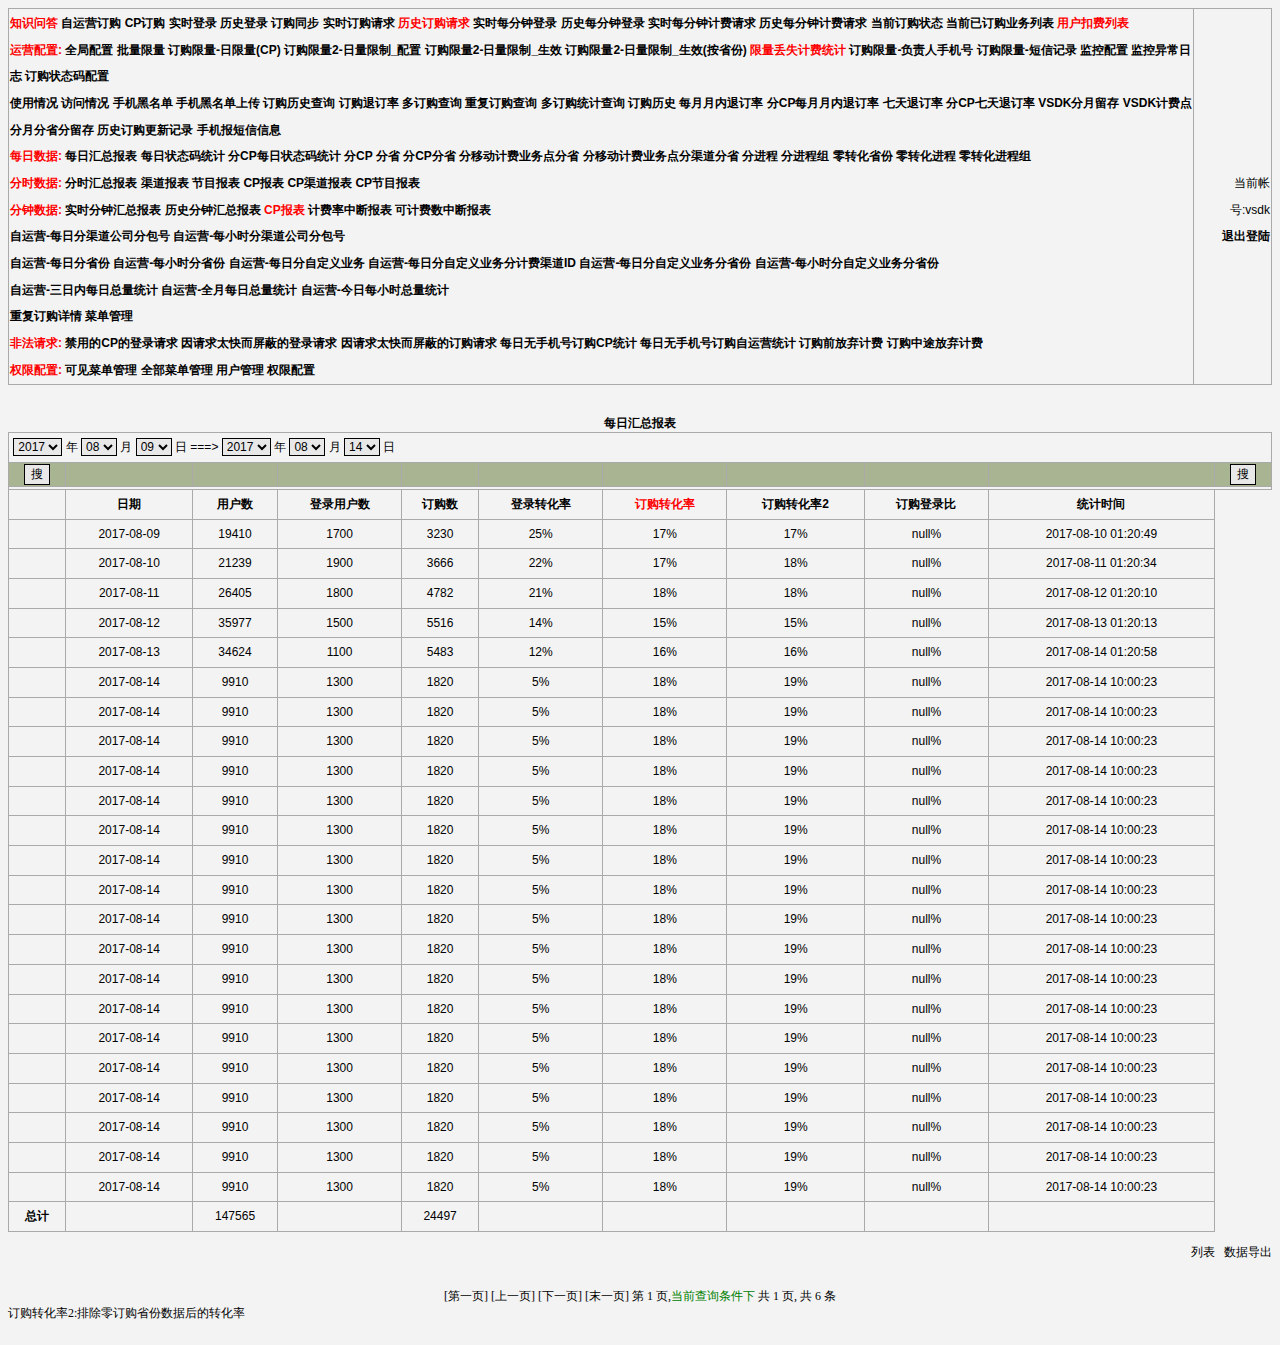
<file: demo/index.html>
﻿






<!-- top.jsp在这个位置，才能防止重启出错 -->


	









 
 
<table>
<span id="project_list"></span><script  src="http://101.251.100.8/pms.api/project_list.jsp?currModuleCode=migu_vsdk_webadmin&top=true"></script>
</table>
 
<table border="0" width="100%"> 
  <tr> 
    <td align="left">                      
<b>

	
		
			
				<a href="g.jsp?waf_module=Faq"><font color="red">知识问答</font></a>
			
		
			
		
	
		
			
				<a href="g.jsp?waf_module=Subscribe">自运营订购</a>
			
		
			
		
	
		
			
				<a href="g.jsp?waf_module=SubscribeCp">CP订购</a>
			
		
			
		
	
		
			
				<a href="g.jsp?waf_module=LoginQueueList">实时登录</a>
			
		
			
		
	
		
			
				<a href="g.jsp?waf_module=LoginList">历史登录</a>
			
		
			
		
	
		
			
				<a href="g.jsp?waf_module=Transfer">订购同步</a>
			
		
			
		
	
		
			
				<a href="g.jsp?waf_module=Pay2Queue">实时订购请求</a>
			
		
			
		
	
		
			
				<a href="g.jsp?waf_module=Pay2"><font color=red>历史订购请求</font></a>
			
		
			
		
	
		
			
				<a href="g.jsp?waf_module=UserLoginQueue">实时每分钟登录</a>
			
		
			
		
	
		
			
				<a href="g.jsp?waf_module=UserLogin">历史每分钟登录</a>
			
		
			
		
	
		
			
				<a href="g.jsp?waf_module=MinuteQueue">实时每分钟计费请求</a>
			
		
			
		
	
		
			
				<a href="g.jsp?waf_module=Minute">历史每分钟计费请求</a>
			
		
			
		
	
		
			
				<a href="g.jsp?waf_module=OrderStatus">当前订购状态</a>
			
		
			
		
	
		
			
				<a href="g.jsp?waf_module=OrderList">当前已订购业务列表</a>
			
		
			
		
	
		
			
				<a href="g.jsp?waf_module=MiguUserFee"><font color=red>用户扣费列表</font></a>
			
		
			
		
			
		<br/>
		
		
	
		
				<font color=red>运营配置:</font>
		
			
		
	
		
			
				<a href="g.jsp?waf_module=Service">全局配置</a>
			
		
			
		
	
		
			
				<a href="http://was.ichile.com.cn/bill_closed/" target="_blank">批量限量</a>		
			
		
			
		
	
		
			
				<a href="g.jsp?waf_module=LimitCpProvinceDay">订购限量-日限量(CP)</a>
			
		
			
		
	
		
			
				<a href="g.jsp?waf_module=LimitBillServiceProvinceDay">订购限量2-日量限制_配置</a>
			
		
			
		
	
		
			
				<a href="g.jsp?waf_module=LimitBillServiceProvinceDayValidity">订购限量2-日量限制_生效</a>
			
		
			
		
	
		
			
				<a href="g.jsp?waf_module=LimitBillServiceProvinceDayValidityByProvince">订购限量2-日量限制_生效(按省份)</a>
			
		
			
		
	
		
			
				<a href="g.jsp?waf_module=LimitError"><font color=red>限量丢失计费统计</font></a>
			
		
			
		
	
		
			
				<a href="g.jsp?waf_module=LimitServicePrincipalPn">订购限量-负责人手机号</a>
			
		
			
		
	
		
			
				<a href="g.jsp?waf_module=LimitServiceMsg">订购限量-短信记录</a>
			
		
			
		
	
		
			
				<a href="g.jsp?waf_module=ConfCommon">监控配置</a>
			
		
			
		
	
		
			
				<a href="g.jsp?waf_module=Log">监控异常日志</a>
			
		
			
		
	
		
			
				<a href="g.jsp?waf_module=BillStatus">订购状态码配置</a>
			
		
			
		
			
		<br/>
		
		
	
		
			
				<a href="http://wa.ichile.com.cn/migu.vsdk.webadmin/Use.jsp" target="_blank">使用情况</a>		
			
		
			
		
	
		
			
				<a href="http://wa.ichile.com.cn/migu.vsdk.webadmin/Visit.jsp" target="_blank">访问情况</a>		
			
		
			
		
	
		
			
				<a href="g.jsp?waf_module=PhoneBlack">手机黑名单</a>
			
		
			
		
	
		
			
				<a href="http://wa.ichile.com.cn/migu.vsdk.webadmin/UploadPhoneBlack.jsp" target="_blank">手机黑名单上传</a>		
			
		
			
		
	
		
			
				<a href="http://wa.ichile.com.cn/migu.vsdk.webadmin/Torder.jsp" target="_blank">订购历史查询</a>		
			
		
			
		
	
		
			
				<a href="g.jsp?waf_module=TorderSub">订购退订率</a>
			
		
			
		
	
		
			
				<a href="g.jsp?waf_module=MoreOrder">多订购查询</a>
			
		
			
		
	
		
			
				<a href="g.jsp?waf_module=Subscribe_Duplicate">重复订购查询</a>
			
		
			
		
	
		
			
				<a href="g.jsp?waf_module=MoreOrderStat">多订购统计查询</a>
			
		
			
		
	
		
			
				<a href="g.jsp?waf_module=SubscribeAction">订购历史</a>
			
		
			
		
	
		
			
				<a href="g.jsp?waf_module=MouthUnsubRate">每月月内退订率</a>
			
		
			
		
	
		
			
				<a href="g.jsp?waf_module=MouthUnsubRateCp">分CP每月月内退订率</a>
			
		
			
		
	
		
			
				<a href="g.jsp?waf_module=WeekUnsubRate">七天退订率</a>
			
		
			
		
	
		
			
				<a href="g.jsp?waf_module=WeekUnsubRateCp">分CP七天退订率</a>
			
		
			
		
	
		
			
				<a href="g.jsp?waf_module=Sub_Preserved">VSDK分月留存</a>
			
		
			
		
	
		
			
				<a href="g.jsp?waf_module=Sub__bill_province__Preserved">VSDK计费点分月分省分留存</a>
			
		
			
		
	
		
			
				<a href="g.jsp?waf_module=SubscribeAcListener">历史订购更新记录</a>
			
		
			
		
	
		
			
				<a href="g.jsp?waf_module=Mobile_news">手机报短信信息</a>
			
		
			
		
			
		<br/>
		
		
	
		
				<font color=red>每日数据:</font>
		
			
		
	
		
			
				<a href="g.jsp?waf_module=RateDay">每日汇总报表</a>
			
		
			
		
	
		
			
				<a href="g.jsp?waf_module=Pay2StatusCodeStat">每日状态码统计</a>
			
		
			
		
	
		
			
				<a href="g.jsp?waf_module=Pay2_CP_StatusCodeStat">分CP每日状态码统计</a>
			
		
			
		
	
		
			
				<a href="g.jsp?waf_module=RateCpDay">分CP</a>
			
		
			
		
	
		
			
				<a href="g.jsp?waf_module=RateProvinceDay">分省</a>
			
		
			
		
	
		
			
				<a href="g.jsp?waf_module=RateCpProvinceDay">分CP分省</a>
			
		
			
		
	
		
			
				<a href="g.jsp?waf_module=DayBillServiceProvince">分移动计费业务点分省</a>
			
		
			
		
	
		
			
				<a href="g.jsp?waf_module=DayBillServiceChannelProvince">分移动计费业务点分渠道分省</a>
			
		
			
		
	
		
			
				<a href="g.jsp?waf_module=RateAppDay">分进程</a>
			
		
			
		
	
		
			
				<a href="g.jsp?waf_module=RateAppGroupDay">分进程组</a>
			
		
			
		
	
		
			
				<a href="g.jsp?waf_module=RateProvinceZeroDay">零转化省份</a>
			
		
			
		
	
		
			
				<a href="g.jsp?waf_module=RateAppZeroDay">零转化进程</a>
			
		
			
		
	
		
			
				<a href="g.jsp?waf_module=RateAppGroupZeroDay">零转化进程组</a>
			
		
			
		
			
		<br/>
		
		
	
		
				<font color=red>分时数据:</font>
		
			
		
	
		
			
				<a href="g.jsp?waf_module=Hour">分时汇总报表</a>
			
		
			
		
	
		
			
				<a href="g.jsp?waf_module=Hour1Channel">渠道报表</a>
			
		
			
		
	
		
			
				<a href="g.jsp?waf_module=Hour2CpProgram">节目报表</a>
			
		
			
		
	
		
			
				<a href="g.jsp?waf_module=Hour2Cp">CP报表</a>
			
		
			
		
	
		
			
				<a href="g.jsp?waf_module=Hour2CpChannel">CP渠道报表</a>
			
		
			
		
	
		
			
				<a href="g.jsp?waf_module=Hour2CpProgram">CP节目报表</a>
			
		
			
		
			
		<br/>
		
		
	
		
				<font color=red>分钟数据:</font>
		
			
		
	
		
			
				<a href="g.jsp?waf_module=MinuteQueue">实时分钟汇总报表</a>
			
		
			
		
	
		
			
				<a href="g.jsp?waf_module=Minute">历史分钟汇总报表</a>
			
		
			
		
	
		
			
				<a href="g.jsp?waf_module=MinuteCp"><font color=red>CP报表</font></a>
			
		
			
		
	
		
			
				<a href="g.jsp?waf_module=MinuteRateBreak">计费率中断报表</a>
			
		
			
		
	
		
			
				<a href="g.jsp?waf_module=MinuteIsToPayBreak">可计费数中断报表</a>
			
		
			
		
			
		<br/>
		
		
	
		
			
				<a href="g.jsp?waf_module=DaySdkSourceSubcribe">自运营-每日分渠道公司分包号</a>
			
		
			
		
	
		
			
				<a href="g.jsp?waf_module=HourSdkSourceSubcribe">自运营-每小时分渠道公司分包号</a>
			
		
			
		
			
		<br/>
		
		
	
		
			
				<a href="g.jsp?waf_module=DayProvinceSubscribe">自运营-每日分省份</a>
			
		
			
		
	
		
			
				<a href="g.jsp?waf_module=HourProvinceSubscribe">自运营-每小时分省份</a>
			
		
			
		
	
		
			
				<a href="g.jsp?waf_module=DayCpSubscribe">自运营-每日分自定义业务</a>
			
		
			
		
	
		
			
				<a href="g.jsp?waf_module=DayCpChannelIDSubscribe">自运营-每日分自定义业务分计费渠道ID</a>
			
		
			
		
	
		
			
				<a href="g.jsp?waf_module=DayCpProvinceSubscribe">自运营-每日分自定义业务分省份</a>
			
		
			
		
	
		
			
				<a href="g.jsp?waf_module=HourCpProvinceSubscribe">自运营-每小时分自定义业务分省份</a>
			
		
			
		
			
		<br/>
		
		
	
		
			
				<a href="g.jsp?waf_module=DayTotalSubscribe2">自运营-三日内每日总量统计</a>
			
		
			
		
	
		
			
				<a href="g.jsp?waf_module=DayTotalSubscribe">自运营-全月每日总量统计</a>
			
		
			
		
	
		
			
				<a href="g.jsp?waf_module=HourTotalSubscribe">自运营-今日每小时总量统计</a>
			
		
			
		
			
		<br/>
		
		
	
		
			
				<a href="g.jsp?waf_module=RepeatSubscribe">重复订购详情</a>
			
		
			
		
	
		
			
				<a href="g.jsp?waf_module=WafModule">菜单管理</a>
			
		
			
		
			
		<br/>
		
		
	
		
				<font color="red">非法请求:</font>
		
			
		
	
		
			
				<a href="g.jsp?waf_module=LoginDisabled">禁用的CP的登录请求</a>
			
		
			
		
	
		
			
				<a href="g.jsp?waf_module=LoginDuplicate">因请求太快而屏蔽的登录请求</a>
			
		
			
		
	
		
			
				<a href="g.jsp?waf_module=Pay2Duplicate">因请求太快而屏蔽的订购请求</a>
			
		
			
		
	
		
			
				<a href="g.jsp?waf_module=SubscribeCpNoMobile">每日无手机号订购CP统计</a>
			
		
			
		
	
		
			
				<a href="g.jsp?waf_module=SubscribeNoMobile">每日无手机号订购自运营统计</a>
			
		
			
		
	
		
			
				<a href="g.jsp?waf_module=Pay2DuplicateFullservice">订购前放弃计费</a>
			
		
			
		
	
		
			
				<a href="g.jsp?waf_module=Pay2Giveup">订购中途放弃计费</a>
			
		
			
		
			
		<br/>
		
		
	
		
				<font color="red">权限配置:</font>
		
			
		
	
		
			
				<a href="g.jsp?waf_module=WafModuleDisplay">可见菜单管理</a>
			
		
			
		
	
		
			
				<a href="g.jsp?waf_module=WafModule">全部菜单管理</a>
			
		
			
		
	
		
			
				<a href="g.jsp?waf_module=WafAdmin">用户管理</a>
			
		
			
		
	
		
			
				<a href="g.jsp?waf_module=WafLimit">权限配置</a>
			
		
			
		
	
	
</b>                            
     
               
    </td>            
              
    <td align="right">     
           
    	<b>            
		            
		                
             <br>
            
&nbsp; </b>当前帐号:vsdk                       
<a href="exit.jsp"><br><b>退出登陆</b></a>                             
    </td>                        
  </tr>                       
</table>                       
                       
                       
                          
                       
<br><br>



<script src=http://libs.baidu.com/jquery/1.9.1/jquery.min.js></script>
<script src="http://static.08.biedese.cn/common/js/jc.js.util/jc.js.util.cookie.js"></script>
<link rel="stylesheet" href="../css/jc.component.WafSimpleMenu.css">
<script src="../js/jc.component.WafSimpleMenu.js"></script>
<script src="./waf.SimpleMenu.js"></script>






<html>
<head>
<meta http-equiv="Content-Type" content="text/html; charset=gbk">
<title>每日汇总报表</title>
</head>
<body>

<style type="text/css">
<!--
        table
        {
            border-collapse: collapse;
            border: none;
        }
        
p {  font-family: "宋体"; font-size: 9pt}
td {font-size: 9pt ; line-height:normal; }
A{text-transform: none; text-decoration: none;; font-size: 9pt}
a:hover {text-decoration:underline; color: #FF0000; font-size: 9pt}
body {  font-size: 9pt; background-color:#F3F3F3}

a:link    {color:black;text-decoration:none;}
a:visited {color:black;text-decoration:none;}
a:hover   {color:red;text-decoration:underline;}
input.radio {background: navyblue; color:#000000}
font {  font-size: 9pt; line-height: 13pt; FONT-FAMILY:宋体, Arial, Helvetica}
td {   border: solid #aaa 1px;font-size: 9pt; line-height: 20pt; FONT-FAMILY:宋体, Arial, Helvetica}
textarea { BACKGROUND-COLOR: #e8e8e8; BORDER-BOTTOM: 1px double; BORDER-LEFT: 1px double; BORDER-RIGHT: 1px double; BORDER-TOP: 1px double; COLOR: #000000;; font-size: 9pt ;FONT-FAMILY:宋体, Arial, Helvetica}
input { BACKGROUND-COLOR: #e8e8e8; BORDER-BOTTOM: 1px double; BORDER-LEFT: 1px double; BORDER-RIGHT: 1px double; BORDER-TOP: 1px double; COLOR: #000000;; font-size: 9pt; FONT-FAMILY:宋体, Arial, Helvetica}
select { BACKGROUND-COLOR: #e8e8e8; BORDER-BOTTOM: 1px double; BORDER-LEFT: 1px double; BORDER-RIGHT: 1px double; BORDER-TOP: 1px double; COLOR: #000000;; font-size: 9pt; FONT-FAMILY:宋体, Arial, Helvetica}


.disabled {
}
.disabled optgroup{
font-size: 12px;
font-style: normal;
font-weight: normal;
font-variant: normal;
color:#CCCCCC;
background-color: #F5F5F5;
}
.disabled option {
padding-left:0px;
}

-->
</style>



<iframe name="targetIframe" style="display:none"></iframe>
<DIV  
	ID="id_PreviewTxtMoreInfo"
	onmouseleave="hidePreviewTxtMoreInfo(this)"
	ondblclick="hidePreviewTxtMoreInfo(this)"
	STYLE="background-color: beige; background-repeat: repeat; background-attachment: scroll; height: 131; width: 229; visibility: hidden; position: absolute; left: 6; top: 355; border: 1px solid black; background-position: 0% 50%"> 
</DIV>

<DIV  
	ID="id_EditTxtMoreInfo"
	contentEditable="true"
	onmouseleave="hideEditTxtMoreInfo(this)"
	ondblclick="hideEditTxtMoreInfo(this)"
	STYLE="background-color: beige; background-repeat: repeat; background-attachment: scroll; height: 131; width: 229; visibility: hidden; position: absolute; left: 6; top: 355; border: 1px solid black; background-position: 0% 50%">
</DIV>

<DIV  
	ID="id_SelectMoreInfo" 
	onmouseleave="hideSelectMoreInfo(this)" 
	STYLE="background-color: beige; background-repeat: repeat; background-attachment: scroll; height: 131; width: 229; visibility: hidden; position: absolute; left: 6; top: 355; border: 1px solid black; background-position: 0% 50%">
</DIV>

<script>

var currObject;

function showPreviewTxtMoreInfo(txtAreaName)
{

	id_EditTxtMoreInfo.style.visibility="hidden";
	id_SelectMoreInfo.style.visibility="hidden";
	
	var currDiv=id_PreviewTxtMoreInfo;
	
	currDiv.contentEditable=false;
	currDiv.style.left = document.body.scrollLeft + event.clientX;
	currDiv.style.top = document.body.scrollTop + event.clientY+5;
	
	currDiv.style.visibility="visible";

	eval(currDiv.id+'.innerText='+txtAreaName+'.value');
	

	
	return false;
}

function hidePreviewTxtMoreInfo(id) 
{
	id.style.visibility = "hidden";
	return false;
}



function OnTrMouseOver(tr)
{
	/*
	if(tr.id.indexOf('_edit')==-1)
	{
		if(tr.style.background!='#a9b592')
		{
			tr.style.background='#a5cbf7';
		}
	}
	*/
}
function OnTrMouseOut(tr)
{
	/*
	if(tr.id.indexOf('_edit')==-1)
	{
		//alert(tr.style.background);
		if(tr.style.background!='#a5cbf7')
		{
			tr.style.background='';
		}
	}
	*/

}

var reg = /^#([0-9a-fA-f]{3}|[0-9a-fA-f]{6})$/;


function  colorHex(rgb)
{
	var that = rgb;
	if(/^(rgb|RGB)/.test(that)){
		var aColor = that.replace(/(?:\(|\)|rgb|RGB)*/g,"").split(",");
		var strHex = "#";
		for(var i=0; i<aColor.length; i++){
			var hex = Number(aColor[i]).toString(16);
			if(hex === "0"){
				hex += hex;	
			}
			strHex += hex;
		}
		if(strHex.length !== 7){
			strHex = that;	
		}
		return strHex;
	}else if(reg.test(that)){
		var aNum = that.replace(/#/,"").split("");
		if(aNum.length === 6){
			return that;	
		}else if(aNum.length === 3){
			var numHex = "#";
			for(var i=0; i<aNum.length; i+=1){
				numHex += (aNum[i]+aNum[i]);
			}
			return numHex;
		}
	}else{
		return that;	
	}
};

function colorRgb(hex)
{
	var sColor = hex.toLowerCase();
	if(sColor && reg.test(sColor)){
		if(sColor.length === 4){
			var sColorNew = "#";
			for(var i=1; i<4; i+=1){
				sColorNew += sColor.slice(i,i+1).concat(sColor.slice(i,i+1));	
			}
			sColor = sColorNew;
		}
		var sColorChange = [];
		for(var i=1; i<7; i+=2){
			sColorChange.push(parseInt("0x"+sColor.slice(i,i+2)));	
		}
		return "rgb(" + sColorChange.join(",") + ")";
	}else{
		return sColor;	
	}
};

function OnTrClick(tr)
{
	var hex="#a5cbf7";
	var currHex=colorHex(tr.style.backgroundColor);
	var rgb = colorRgb("#a5cbf7");
	var trRgb=tr.style.backgroundColor.replace(' ','');
	
	//alert(rgb);
	//alert(trRgb);
	//alert(tr.style.background);
	
	if(currHex!=hex)
	{
		tr.style.backgroundColor=hex;
	}
	else
	{
		tr.style.background='';
	}
}


function OnEdit(tr)
{
	tr.style.display='none';
	
	cmd=tr.id+'_edit'+'.style.display=""  ';
	
	eval(cmd);
	
	cmd=tr.id+'_edit'+'.style.background="#A9B592"';
	

	eval(cmd);
	
	SetUpdateCommitID('');

}

function OnInsert(tr)
{
	id_tr_insert.style.display='';
	SetUpdateCommitID('');
	
}

function ShowEditCommitID()
{
	SetUpdateCommitID('');
}
function HiddenEditCommitID()
{
	var existsEdit=0;
	objs=document.getElementsByTagName("td");
	for(i=0;i<objs.length;i++)
	{
		if(objs[i].id.indexOf('_wolf_commit')>=0)
		{
			if(objs[i].style.display!='none')
			{
				existsEdit=1;
				break;
			}
		}
	}
	if(!existsEdit)
	{
		SetUpdateCommitID('none');
	}
}
function SetUpdateCommitID(status)
{
	objs=document.getElementsByTagName("td");
	
	for(i=0;i<objs.length;i++)
	{
		if(objs[i].id.indexOf('commit')>=0)
		{
			objs[i].style.display=status;
		}
	}	
}

function OnText(tr)
{
	tr.style.display='none';
	cmd=tr.id;
	cmd=cmd.replace('_edit','');
	cmd=cmd+'.style.display=""  ';
	eval(cmd);
//	HiddenEditCommitID();

}

function HideInsertTr(tr)
{
	tr.style.display='none';
	HiddenEditCommitID();
}

function showEditTxtMoreInfo(txtArea,isEdit)
{
	id_PreviewTxtMoreInfo.style.visibility="hidden";
	id_SelectMoreInfo.style.visibility="hidden";
	
	var currDiv=id_EditTxtMoreInfo;
	
	currObject=txtArea;
	
	currDiv.style.left = document.body.scrollLeft + event.clientX;
	currDiv.style.top = document.body.scrollTop + event.clientY+5;
	currDiv.style.visibility = "visible";
	currDiv.contentEditable=isEdit;

	currDiv.innerText=txtArea.value;

	return false;	
}

function hideEditTxtMoreInfo(id) 
{
	id.style.visibility = "hidden";
	currObject.value=id.innerText;
	currObject=null;
	return false;
}


function showSelectMoreInfo(select)
{
	id_EditTxtMoreInfo.style.visibility="hidden";
	id_PreviewTxtMoreInfo.style.visibility="hidden";

		
	currObject=select;
	
	var currDiv=id_SelectMoreInfo;
	
	currDiv.style.display = '';
	currDiv.style.visibility='visible';
	
	currDiv.style.left = document.body.scrollLeft + event.clientX;
	currDiv.style.top = document.body.scrollTop + event.clientY+5;



	
	var str='';
	
	for(var  i=0;i<select.options.length;i++)
	{
		str=str+'<div id='+i+' onmouseover="OnTrMouseOver(this)"  onmouseout="OnTrMouseOut(this)" ondblclick="setSelect(this)">'+select.options[i].text+'</div>';
		
	}
	
	currDiv.innerHTML=str;

	return true;	
}

function setSelect(option)
{
	currObject.options[option.id].selected=true;
	id_SelectMoreInfo.style.visibility = "hidden";

}

function hideSelectMoreInfo(select)
{
	id_SelectMoreInfo.style.visibility='hidden';
	id_SelectMoreInfo.style.display='none';
		
}

function getSelectText(obj,value)
{
	var strText='';
	for(var i=0;i<obj.options.length;i++)
	{
		if(obj.options[i].value==value)
		{
			strText=obj.options[i].text;
			break;
		}
	}

	return strText;
}

function fillSelect(src,dest,defaultvalue)
{
	for(var i=0;i<src.options.length;i++)
	{
		var op=new Option(src.options[i].text,src.options[i].value); 
		dest.options.add(op);
		if(defaultvalue==src.options[i].value)
		{
			dest.options[i].selected=true;
		}
	}
}

var hanzi = false;
function textCounter(obj) 
{
	var str=obj.value;
	hanzi=false;
	CalculateLen(str);
	if(hanzi)
	{
		if(str.length>70)
		{
		    alert("您最多只能输入70个中文字符");
		    obj.value=str.substring(0,70);
		}
	}
	else
	{
		if (CalculateLen(str) > 140) 
		{
		    alert("您最多只能输入140个英文字符");
			obj.value=str.substring(0,140);
		}
	}
}

//计算输入内容的的字数
function CalculateLen(s)
{
	var count = 0;
	for (var i=0;i<s.length;i++)
	{
		if (s.charAt(i) >=' ' && s.charAt(i)< '~')
		{
			count ++;
		} else
		{
			count = count +2;
			hanzi=true;
		}
	}
	return count;
} 
</script>
<style type="text/css">
<!--
        table
        {
            border-collapse: collapse;
            border: none;
        }
        
p {  font-family: "宋体"; font-size: 9pt}
td {font-size: 9pt ; line-height:normal; }
A{text-transform: none; text-decoration: none;; font-size: 9pt}
a:hover {text-decoration:underline; color: #FF0000; font-size: 9pt}
body {  font-size: 9pt; background-color:#F3F3F3}

a:link    {color:black;text-decoration:none;}
a:visited {color:black;text-decoration:none;}
a:hover   {color:red;text-decoration:underline;}
input.radio {background: navyblue; color:#000000}
font {  font-size: 9pt; line-height: 13pt; FONT-FAMILY:宋体, Arial, Helvetica}
td {   border: solid #aaa 1px;font-size: 9pt; line-height: 20pt; FONT-FAMILY:宋体, Arial, Helvetica}
textarea { BACKGROUND-COLOR: #e8e8e8; BORDER-BOTTOM: 1px double; BORDER-LEFT: 1px double; BORDER-RIGHT: 1px double; BORDER-TOP: 1px double; COLOR: #000000;; font-size: 9pt ;FONT-FAMILY:宋体, Arial, Helvetica}
input { BACKGROUND-COLOR: #e8e8e8; BORDER-BOTTOM: 1px double; BORDER-LEFT: 1px double; BORDER-RIGHT: 1px double; BORDER-TOP: 1px double; COLOR: #000000;; font-size: 9pt; FONT-FAMILY:宋体, Arial, Helvetica}
select { BACKGROUND-COLOR: #e8e8e8; BORDER-BOTTOM: 1px double; BORDER-LEFT: 1px double; BORDER-RIGHT: 1px double; BORDER-TOP: 1px double; COLOR: #000000;; font-size: 9pt; FONT-FAMILY:宋体, Arial, Helvetica}


.disabled {
}
.disabled optgroup{
font-size: 12px;
font-style: normal;
font-weight: normal;
font-variant: normal;
color:#CCCCCC;
background-color: #F5F5F5;
}
.disabled option {
padding-left:0px;
}

-->
</style>



<iframe name="targetIframe" style="display:none"></iframe>
<DIV  
	ID="id_PreviewTxtMoreInfo"
	onmouseleave="hidePreviewTxtMoreInfo(this)"
	ondblclick="hidePreviewTxtMoreInfo(this)"
	STYLE="background-color: beige; background-repeat: repeat; background-attachment: scroll; height: 131; width: 229; visibility: hidden; position: absolute; left: 6; top: 355; border: 1px solid black; background-position: 0% 50%"> 
</DIV>

<DIV  
	ID="id_EditTxtMoreInfo"
	contentEditable="true"
	onmouseleave="hideEditTxtMoreInfo(this)"
	ondblclick="hideEditTxtMoreInfo(this)"
	STYLE="background-color: beige; background-repeat: repeat; background-attachment: scroll; height: 131; width: 229; visibility: hidden; position: absolute; left: 6; top: 355; border: 1px solid black; background-position: 0% 50%">
</DIV>

<DIV  
	ID="id_SelectMoreInfo" 
	onmouseleave="hideSelectMoreInfo(this)" 
	STYLE="background-color: beige; background-repeat: repeat; background-attachment: scroll; height: 131; width: 229; visibility: hidden; position: absolute; left: 6; top: 355; border: 1px solid black; background-position: 0% 50%">
</DIV>

<script>

var currObject;

function showPreviewTxtMoreInfo(txtAreaName)
{

	id_EditTxtMoreInfo.style.visibility="hidden";
	id_SelectMoreInfo.style.visibility="hidden";
	
	var currDiv=id_PreviewTxtMoreInfo;
	
	currDiv.contentEditable=false;
	currDiv.style.left = document.body.scrollLeft + event.clientX;
	currDiv.style.top = document.body.scrollTop + event.clientY+5;
	
	currDiv.style.visibility="visible";

	eval(currDiv.id+'.innerText='+txtAreaName+'.value');
	

	
	return false;
}

function hidePreviewTxtMoreInfo(id) 
{
	id.style.visibility = "hidden";
	return false;
}



function OnTrMouseOver(tr)
{
	/*
	if(tr.id.indexOf('_edit')==-1)
	{
		if(tr.style.background!='#a9b592')
		{
			tr.style.background='#a5cbf7';
		}
	}
	*/
}
function OnTrMouseOut(tr)
{
	/*
	if(tr.id.indexOf('_edit')==-1)
	{
		//alert(tr.style.background);
		if(tr.style.background!='#a5cbf7')
		{
			tr.style.background='';
		}
	}
	*/

}

var reg = /^#([0-9a-fA-f]{3}|[0-9a-fA-f]{6})$/;


function  colorHex(rgb)
{
	var that = rgb;
	if(/^(rgb|RGB)/.test(that)){
		var aColor = that.replace(/(?:\(|\)|rgb|RGB)*/g,"").split(",");
		var strHex = "#";
		for(var i=0; i<aColor.length; i++){
			var hex = Number(aColor[i]).toString(16);
			if(hex === "0"){
				hex += hex;	
			}
			strHex += hex;
		}
		if(strHex.length !== 7){
			strHex = that;	
		}
		return strHex;
	}else if(reg.test(that)){
		var aNum = that.replace(/#/,"").split("");
		if(aNum.length === 6){
			return that;	
		}else if(aNum.length === 3){
			var numHex = "#";
			for(var i=0; i<aNum.length; i+=1){
				numHex += (aNum[i]+aNum[i]);
			}
			return numHex;
		}
	}else{
		return that;	
	}
};

function colorRgb(hex)
{
	var sColor = hex.toLowerCase();
	if(sColor && reg.test(sColor)){
		if(sColor.length === 4){
			var sColorNew = "#";
			for(var i=1; i<4; i+=1){
				sColorNew += sColor.slice(i,i+1).concat(sColor.slice(i,i+1));	
			}
			sColor = sColorNew;
		}
		var sColorChange = [];
		for(var i=1; i<7; i+=2){
			sColorChange.push(parseInt("0x"+sColor.slice(i,i+2)));	
		}
		return "rgb(" + sColorChange.join(",") + ")";
	}else{
		return sColor;	
	}
};

function OnTrClick(tr)
{
	var hex="#a5cbf7";
	var currHex=colorHex(tr.style.backgroundColor);
	var rgb = colorRgb("#a5cbf7");
	var trRgb=tr.style.backgroundColor.replace(' ','');
	
	//alert(rgb);
	//alert(trRgb);
	//alert(tr.style.background);
	
	if(currHex!=hex)
	{
		tr.style.backgroundColor=hex;
	}
	else
	{
		tr.style.background='';
	}
}


function OnEdit(tr)
{
	tr.style.display='none';
	
	cmd=tr.id+'_edit'+'.style.display=""  ';
	
	eval(cmd);
	
	cmd=tr.id+'_edit'+'.style.background="#A9B592"';
	

	eval(cmd);
	
	SetUpdateCommitID('');

}

function OnInsert(tr)
{
	id_tr_insert.style.display='';
	SetUpdateCommitID('');
	
}

function ShowEditCommitID()
{
	SetUpdateCommitID('');
}
function HiddenEditCommitID()
{
	var existsEdit=0;
	objs=document.getElementsByTagName("td");
	for(i=0;i<objs.length;i++)
	{
		if(objs[i].id.indexOf('_wolf_commit')>=0)
		{
			if(objs[i].style.display!='none')
			{
				existsEdit=1;
				break;
			}
		}
	}
	if(!existsEdit)
	{
		SetUpdateCommitID('none');
	}
}
function SetUpdateCommitID(status)
{
	objs=document.getElementsByTagName("td");
	
	for(i=0;i<objs.length;i++)
	{
		if(objs[i].id.indexOf('commit')>=0)
		{
			objs[i].style.display=status;
		}
	}	
}

function OnText(tr)
{
	tr.style.display='none';
	cmd=tr.id;
	cmd=cmd.replace('_edit','');
	cmd=cmd+'.style.display=""  ';
	eval(cmd);
//	HiddenEditCommitID();

}

function HideInsertTr(tr)
{
	tr.style.display='none';
	HiddenEditCommitID();
}

function showEditTxtMoreInfo(txtArea,isEdit)
{
	id_PreviewTxtMoreInfo.style.visibility="hidden";
	id_SelectMoreInfo.style.visibility="hidden";
	
	var currDiv=id_EditTxtMoreInfo;
	
	currObject=txtArea;
	
	currDiv.style.left = document.body.scrollLeft + event.clientX;
	currDiv.style.top = document.body.scrollTop + event.clientY+5;
	currDiv.style.visibility = "visible";
	currDiv.contentEditable=isEdit;

	currDiv.innerText=txtArea.value;

	return false;	
}

function hideEditTxtMoreInfo(id) 
{
	id.style.visibility = "hidden";
	currObject.value=id.innerText;
	currObject=null;
	return false;
}


function showSelectMoreInfo(select)
{
	id_EditTxtMoreInfo.style.visibility="hidden";
	id_PreviewTxtMoreInfo.style.visibility="hidden";

		
	currObject=select;
	
	var currDiv=id_SelectMoreInfo;
	
	currDiv.style.display = '';
	currDiv.style.visibility='visible';
	
	currDiv.style.left = document.body.scrollLeft + event.clientX;
	currDiv.style.top = document.body.scrollTop + event.clientY+5;



	
	var str='';
	
	for(var  i=0;i<select.options.length;i++)
	{
		str=str+'<div id='+i+' onmouseover="OnTrMouseOver(this)"  onmouseout="OnTrMouseOut(this)" ondblclick="setSelect(this)">'+select.options[i].text+'</div>';
		
	}
	
	currDiv.innerHTML=str;

	return true;	
}

function setSelect(option)
{
	currObject.options[option.id].selected=true;
	id_SelectMoreInfo.style.visibility = "hidden";

}

function hideSelectMoreInfo(select)
{
	id_SelectMoreInfo.style.visibility='hidden';
	id_SelectMoreInfo.style.display='none';
		
}

function getSelectText(obj,value)
{
	var strText='';
	for(var i=0;i<obj.options.length;i++)
	{
		if(obj.options[i].value==value)
		{
			strText=obj.options[i].text;
			break;
		}
	}

	return strText;
}

function fillSelect(src,dest,defaultvalue)
{
	for(var i=0;i<src.options.length;i++)
	{
		var op=new Option(src.options[i].text,src.options[i].value); 
		dest.options.add(op);
		if(defaultvalue==src.options[i].value)
		{
			dest.options[i].selected=true;
		}
	}
}

var hanzi = false;
function textCounter(obj) 
{
	var str=obj.value;
	hanzi=false;
	CalculateLen(str);
	if(hanzi)
	{
		if(str.length>70)
		{
		    alert("您最多只能输入70个中文字符");
		    obj.value=str.substring(0,70);
		}
	}
	else
	{
		if (CalculateLen(str) > 140) 
		{
		    alert("您最多只能输入140个英文字符");
			obj.value=str.substring(0,140);
		}
	}
}

//计算输入内容的的字数
function CalculateLen(s)
{
	var count = 0;
	for (var i=0;i<s.length;i++)
	{
		if (s.charAt(i) >=' ' && s.charAt(i)< '~')
		{
			count ++;
		} else
		{
			count = count +2;
			hanzi=true;
		}
	}
	return count;
} 
</script>
<center><b>每日汇总报表</b></center>
<table align=center width=100%  border="0"> 
		<form action="?" method=get name=frm_query>  
		<input type=hidden name="editmode" value="0">  
		<input type=hidden name="waf_module" value="RateDay">  
			<td  colspan='12'> 
			&nbsp;<select  style='' name="yearSelect1"  id="">	<option value="1970" >1970</option>	<option value="1971" >1971</option>	<option value="1972" >1972</option>	<option value="1973" >1973</option>	<option value="1974" >1974</option>	<option value="1975" >1975</option>	<option value="1976" >1976</option>	<option value="1977" >1977</option>	<option value="1978" >1978</option>	<option value="1979" >1979</option>	<option value="1980" >1980</option>	<option value="1981" >1981</option>	<option value="1982" >1982</option>	<option value="1983" >1983</option>	<option value="1984" >1984</option>	<option value="1985" >1985</option>	<option value="1986" >1986</option>	<option value="1987" >1987</option>	<option value="1988" >1988</option>	<option value="1989" >1989</option>	<option value="1990" >1990</option>	<option value="1991" >1991</option>	<option value="1992" >1992</option>	<option value="1993" >1993</option>	<option value="1994" >1994</option>	<option value="1995" >1995</option>	<option value="1996" >1996</option>	<option value="1997" >1997</option>	<option value="1998" >1998</option>	<option value="1999" >1999</option>	<option value="2000" >2000</option>	<option value="2001" >2001</option>	<option value="2002" >2002</option>	<option value="2003" >2003</option>	<option value="2004" >2004</option>	<option value="2005" >2005</option>	<option value="2006" >2006</option>	<option value="2007" >2007</option>	<option value="2008" >2008</option>	<option value="2009" >2009</option>	<option value="2010" >2010</option>	<option value="2011" >2011</option>	<option value="2012" >2012</option>	<option value="2013" >2013</option>	<option value="2014" >2014</option>	<option value="2015" >2015</option>	<option value="2016" >2016</option>	<option value="2017"  selected>2017</option></select> 年 <select  style='' name="monthSelect1"  id="">	<option value="01" >01</option>	<option value="02" >02</option>	<option value="03" >03</option>	<option value="04" >04</option>	<option value="05" >05</option>	<option value="06" >06</option>	<option value="07" >07</option>	<option value="08"  selected>08</option>	<option value="09" >09</option>	<option value="10" >10</option>	<option value="11" >11</option>	<option value="12" >12</option></select> 月 <select  style='' name="daySelect1"  id="">	<option value="01" >01</option>	<option value="02" >02</option>	<option value="03" >03</option>	<option value="04" >04</option>	<option value="05" >05</option>	<option value="06" >06</option>	<option value="07" >07</option>	<option value="08" >08</option>	<option value="09"  selected>09</option>	<option value="10" >10</option>	<option value="11" >11</option>	<option value="12" >12</option>	<option value="13" >13</option>	<option value="14" >14</option>	<option value="15" >15</option>	<option value="16" >16</option>	<option value="17" >17</option>	<option value="18" >18</option>	<option value="19" >19</option>	<option value="20" >20</option>	<option value="21" >21</option>	<option value="22" >22</option>	<option value="23" >23</option>	<option value="24" >24</option>	<option value="25" >25</option>	<option value="26" >26</option>	<option value="27" >27</option>	<option value="28" >28</option>	<option value="29" >29</option>	<option value="30" >30</option>	<option value="31" >31</option></select> 日  ===> <select  style='' name="yearSelect2"  id="">	<option value="1970" >1970</option>	<option value="1971" >1971</option>	<option value="1972" >1972</option>	<option value="1973" >1973</option>	<option value="1974" >1974</option>	<option value="1975" >1975</option>	<option value="1976" >1976</option>	<option value="1977" >1977</option>	<option value="1978" >1978</option>	<option value="1979" >1979</option>	<option value="1980" >1980</option>	<option value="1981" >1981</option>	<option value="1982" >1982</option>	<option value="1983" >1983</option>	<option value="1984" >1984</option>	<option value="1985" >1985</option>	<option value="1986" >1986</option>	<option value="1987" >1987</option>	<option value="1988" >1988</option>	<option value="1989" >1989</option>	<option value="1990" >1990</option>	<option value="1991" >1991</option>	<option value="1992" >1992</option>	<option value="1993" >1993</option>	<option value="1994" >1994</option>	<option value="1995" >1995</option>	<option value="1996" >1996</option>	<option value="1997" >1997</option>	<option value="1998" >1998</option>	<option value="1999" >1999</option>	<option value="2000" >2000</option>	<option value="2001" >2001</option>	<option value="2002" >2002</option>	<option value="2003" >2003</option>	<option value="2004" >2004</option>	<option value="2005" >2005</option>	<option value="2006" >2006</option>	<option value="2007" >2007</option>	<option value="2008" >2008</option>	<option value="2009" >2009</option>	<option value="2010" >2010</option>	<option value="2011" >2011</option>	<option value="2012" >2012</option>	<option value="2013" >2013</option>	<option value="2014" >2014</option>	<option value="2015" >2015</option>	<option value="2016" >2016</option>	<option value="2017"  selected>2017</option></select> 年 <select  style='' name="monthSelect2"  id="">	<option value="01" >01</option>	<option value="02" >02</option>	<option value="03" >03</option>	<option value="04" >04</option>	<option value="05" >05</option>	<option value="06" >06</option>	<option value="07" >07</option>	<option value="08"  selected>08</option>	<option value="09" >09</option>	<option value="10" >10</option>	<option value="11" >11</option>	<option value="12" >12</option></select> 月 <select  style='' name="daySelect2"  id="">	<option value="01" >01</option>	<option value="02" >02</option>	<option value="03" >03</option>	<option value="04" >04</option>	<option value="05" >05</option>	<option value="06" >06</option>	<option value="07" >07</option>	<option value="08" >08</option>	<option value="09" >09</option>	<option value="10" >10</option>	<option value="11" >11</option>	<option value="12" >12</option>	<option value="13" >13</option>	<option value="14"  selected>14</option>	<option value="15" >15</option>	<option value="16" >16</option>	<option value="17" >17</option>	<option value="18" >18</option>	<option value="19" >19</option>	<option value="20" >20</option>	<option value="21" >21</option>	<option value="22" >22</option>	<option value="23" >23</option>	<option value="24" >24</option>	<option value="25" >25</option>	<option value="26" >26</option>	<option value="27" >27</option>	<option value="28" >28</option>	<option value="29" >29</option>	<option value="30" >30</option>	<option value="31" >31</option></select> 日 &nbsp;&nbsp;&nbsp;&nbsp;&nbsp;&nbsp;&nbsp;&nbsp;&nbsp;&nbsp;&nbsp;&nbsp;&nbsp;&nbsp;&nbsp
			</td> 
		</tr> 
		<tr align=center id='id_tr_select' style="display:'';background:#A9B592" > 
		<td align=center id=id_waf_commitselect1 style=display:''><input type=submit name=waf_commit_select value='搜' ></td>
			<input type=hidden name=w_ft_rate_day__id value="1">
			<input type=hidden name=w_qm_rate_day__id value="1">
			<input type=hidden name='waf_f_rate_day__id' value=''>
		<td></td>
		<td></td>
		<td></td>
		<td></td>
		<td></td>
		<td></td>
		<td></td>
		<td></td>
		<td></td>
		<td align=center id=id_waf_commitselect1 style=display:''><input type=submit name=waf_commit_select value='搜' ></td>
		<input type=hidden name=waf_tablename value="T id,date,imsi_count,login_suc_imsi_count,subs_count,round(login_rate*100),round(rate*100),round(rate_exclude_zero_province*100),round(subs_count/login_suc_imsi_count*100),update_time FROM migu_vsdk_stat.rate_day">
		</tr> 
		<tr> 
			<td colspan='12'>  
			</td> 
		</tr> 
		</form> 
	<tr align=center class="keysContainer" onmouseover=OnTrMouseOver(this)  onmouseout=OnTrMouseOut(this)  > 
		<td></td>
		<td id='id_td01' class="waf_chart_x" align=center ><b>日期</b></td>
		<td id='id_td02' class="waf_chart_y" waf-belong-chart="用户" align=center ><b>用户数</b></td>
		<td id='id_td03' class="waf_chart_y" waf-belong-chart="用户,登录用户" align=center ><b>登录用户数</b></td>
		<td id='id_td04' class="waf_chart_y" waf-belong-chart="订购数" waf-chart-unit="个" align=center ><b>订购数</b></td>
		<td id='id_td05' class="waf_chart_y" waf-belong-chart="转化率" waf-chart-unit="%" align=center ><b>登录转化率</b></td>
		<td id='id_td06' class="waf_chart_y" waf-belong-chart="转化率,订购转化率" waf-chart-unit="%" align=center ><b><font color=red>订购转化率</font></b></td>
		<td id='id_td07' class="waf_chart_y" waf-belong-chart="转化率,订购转化率" waf-chart-unit="%" align=center ><b>订购转化率2</b></td>
		<td id='id_td08' class="waf_chart_y" waf-belong-chart="转化率" waf-chart-unit="%" align=center ><b>订购登录比</b></td>
		<td id='id_td09' class="waf_chart_x" align=center ><b>统计时间</b></td>
	</tr> 
	<tr align=center  class="valueContainer" id='id_tr01' onmouseover=OnTrMouseOver(this)  onmouseout=OnTrMouseOut(this) onclick=OnTrClick(this) > 
		<td align=center id=id='id_read_td01-1'   style=display:''></td>
		<td id='id_read_td011'  >2017-08-09</td>
		<td id='id_read_td012'  >19410</td>
		<td id='id_read_td013'  >1700</td>
		<td id='id_read_td014'  >3230</td>
		<td id='id_read_td015'  >25%</td>
		<td id='id_read_td016'  >17%</td>
		<td id='id_read_td017'  >17%</td>
		<td id='id_read_td018'  >null%</td>
		<td id='id_read_td019' class="waf_chart_x_1 value" >2017-08-10 01:20:49</td>
	</tr> 
	<tr align=center  class="valueContainer" id='id_tr02' onmouseover=OnTrMouseOver(this)  onmouseout=OnTrMouseOut(this) onclick=OnTrClick(this) > 
		<td align=center id=id='id_read_td02-1'   style=display:''></td>
		<td id='id_read_td021' class="waf_chart_x_1 value" >2017-08-10</td>
		<td id='id_read_td022'  >21239</td>
		<td id='id_read_td023'  >1900</td>
		<td id='id_read_td024'  >3666</td>
		<td id='id_read_td025'  >22%</td>
		<td id='id_read_td026'  >17%</td>
		<td id='id_read_td027'  >18%</td>
		<td id='id_read_td028'  >null%</td>
		<td id='id_read_td029' class="waf_chart_x_1 value" >2017-08-11 01:20:34</td>
	</tr> 
	<tr align=center  class="valueContainer" id='id_tr03' onmouseover=OnTrMouseOver(this)  onmouseout=OnTrMouseOut(this) onclick=OnTrClick(this) > 
		<td align=center id=id='id_read_td03-1'   style=display:''></td>
		<td id='id_read_td031' class="waf_chart_x_1 value" >2017-08-11</td>
		<td id='id_read_td032'  >26405</td>
		<td id='id_read_td033'  >1800</td>
		<td id='id_read_td034'  >4782</td>
		<td id='id_read_td035'  >21%</td>
		<td id='id_read_td036'  >18%</td>
		<td id='id_read_td037'  >18%</td>
		<td id='id_read_td038'  >null%</td>
		<td id='id_read_td039' class="waf_chart_x_1 value" >2017-08-12 01:20:10</td>
	</tr> 
	<tr align=center  class="valueContainer" id='id_tr04' onmouseover=OnTrMouseOver(this)  onmouseout=OnTrMouseOut(this) onclick=OnTrClick(this) > 
		<td align=center id=id='id_read_td04-1'   style=display:''></td>
		<td id='id_read_td041' class="waf_chart_x_1 value" >2017-08-12</td>
		<td id='id_read_td042'  >35977</td>
		<td id='id_read_td043'  >1500</td>
		<td id='id_read_td044'  >5516</td>
		<td id='id_read_td045'  >14%</td>
		<td id='id_read_td046'  >15%</td>
		<td id='id_read_td047'  >15%</td>
		<td id='id_read_td048'  >null%</td>
		<td id='id_read_td049' class="waf_chart_x_1 value" >2017-08-13 01:20:13</td>
	</tr> 
	<tr align=center  class="valueContainer" id='id_tr05' onmouseover=OnTrMouseOver(this)  onmouseout=OnTrMouseOut(this) onclick=OnTrClick(this) > 
		<td align=center id=id='id_read_td05-1'   style=display:''></td>
		<td id='id_read_td051' class="waf_chart_x_1 value" >2017-08-13</td>
		<td id='id_read_td052'  >34624</td>
		<td id='id_read_td053'  >1100</td>
		<td id='id_read_td054'  >5483</td>
		<td id='id_read_td055'  >12%</td>
		<td id='id_read_td056'  >16%</td>
		<td id='id_read_td057'  >16%</td>
		<td id='id_read_td058'  >null%</td>
		<td id='id_read_td059' class="waf_chart_x_1 value" >2017-08-14 01:20:58</td>
	</tr> 
	<tr align=center  class="valueContainer" id='id_tr06' onmouseover=OnTrMouseOver(this)  onmouseout=OnTrMouseOut(this) onclick=OnTrClick(this) > 
		<td align=center id=id='id_read_td06-1'   style=display:''></td>
		<td id='id_read_td061' class="waf_chart_x_1 value" >2017-08-14</td>
		<td id='id_read_td062'  >9910</td>
		<td id='id_read_td063'  >1300</td>
		<td id='id_read_td064'  >1820</td>
		<td id='id_read_td065'  >5%</td>
		<td id='id_read_td066'  >18%</td>
		<td id='id_read_td067'  >19%</td>
		<td id='id_read_td068'  >null%</td>
		<td id='id_read_td069' class="waf_chart_x_1 value" >2017-08-14 10:00:23</td>
	</tr> 
	<tr align=center  class="valueContainer" id='id_tr06' onmouseover=OnTrMouseOver(this)  onmouseout=OnTrMouseOut(this) onclick=OnTrClick(this) > 
		<td align=center id=id='id_read_td06-1'   style=display:''></td>
		<td id='id_read_td061' class="waf_chart_x_1 value" >2017-08-14</td>
		<td id='id_read_td062'  >9910</td>
		<td id='id_read_td063'  >1300</td>
		<td id='id_read_td064'  >1820</td>
		<td id='id_read_td065'  >5%</td>
		<td id='id_read_td066'  >18%</td>
		<td id='id_read_td067'  >19%</td>
		<td id='id_read_td068'  >null%</td>
		<td id='id_read_td069' class="waf_chart_x_1 value" >2017-08-14 10:00:23</td>
	</tr> 
	<tr align=center  class="valueContainer" id='id_tr06' onmouseover=OnTrMouseOver(this)  onmouseout=OnTrMouseOut(this) onclick=OnTrClick(this) > 
		<td align=center id=id='id_read_td06-1'   style=display:''></td>
		<td id='id_read_td061' class="waf_chart_x_1 value" >2017-08-14</td>
		<td id='id_read_td062'  >9910</td>
		<td id='id_read_td063'  >1300</td>
		<td id='id_read_td064'  >1820</td>
		<td id='id_read_td065'  >5%</td>
		<td id='id_read_td066'  >18%</td>
		<td id='id_read_td067'  >19%</td>
		<td id='id_read_td068'  >null%</td>
		<td id='id_read_td069' class="waf_chart_x_1 value" >2017-08-14 10:00:23</td>
	</tr> 
	<tr align=center  class="valueContainer" id='id_tr06' onmouseover=OnTrMouseOver(this)  onmouseout=OnTrMouseOut(this) onclick=OnTrClick(this) > 
		<td align=center id=id='id_read_td06-1'   style=display:''></td>
		<td id='id_read_td061' class="waf_chart_x_1 value" >2017-08-14</td>
		<td id='id_read_td062'  >9910</td>
		<td id='id_read_td063'  >1300</td>
		<td id='id_read_td064'  >1820</td>
		<td id='id_read_td065'  >5%</td>
		<td id='id_read_td066'  >18%</td>
		<td id='id_read_td067'  >19%</td>
		<td id='id_read_td068'  >null%</td>
		<td id='id_read_td069' class="waf_chart_x_1 value" >2017-08-14 10:00:23</td>
	</tr> 
	<tr align=center  class="valueContainer" id='id_tr06' onmouseover=OnTrMouseOver(this)  onmouseout=OnTrMouseOut(this) onclick=OnTrClick(this) > 
		<td align=center id=id='id_read_td06-1'   style=display:''></td>
		<td id='id_read_td061' class="waf_chart_x_1 value" >2017-08-14</td>
		<td id='id_read_td062'  >9910</td>
		<td id='id_read_td063'  >1300</td>
		<td id='id_read_td064'  >1820</td>
		<td id='id_read_td065'  >5%</td>
		<td id='id_read_td066'  >18%</td>
		<td id='id_read_td067'  >19%</td>
		<td id='id_read_td068'  >null%</td>
		<td id='id_read_td069' class="waf_chart_x_1 value" >2017-08-14 10:00:23</td>
	</tr> 
	<tr align=center  class="valueContainer" id='id_tr06' onmouseover=OnTrMouseOver(this)  onmouseout=OnTrMouseOut(this) onclick=OnTrClick(this) > 
		<td align=center id=id='id_read_td06-1'   style=display:''></td>
		<td id='id_read_td061' class="waf_chart_x_1 value" >2017-08-14</td>
		<td id='id_read_td062'  >9910</td>
		<td id='id_read_td063'  >1300</td>
		<td id='id_read_td064'  >1820</td>
		<td id='id_read_td065'  >5%</td>
		<td id='id_read_td066'  >18%</td>
		<td id='id_read_td067'  >19%</td>
		<td id='id_read_td068'  >null%</td>
		<td id='id_read_td069' class="waf_chart_x_1 value" >2017-08-14 10:00:23</td>
	</tr> 
	<tr align=center  class="valueContainer" id='id_tr06' onmouseover=OnTrMouseOver(this)  onmouseout=OnTrMouseOut(this) onclick=OnTrClick(this) > 
		<td align=center id=id='id_read_td06-1'   style=display:''></td>
		<td id='id_read_td061' class="waf_chart_x_1 value" >2017-08-14</td>
		<td id='id_read_td062'  >9910</td>
		<td id='id_read_td063'  >1300</td>
		<td id='id_read_td064'  >1820</td>
		<td id='id_read_td065'  >5%</td>
		<td id='id_read_td066'  >18%</td>
		<td id='id_read_td067'  >19%</td>
		<td id='id_read_td068'  >null%</td>
		<td id='id_read_td069' class="waf_chart_x_1 value" >2017-08-14 10:00:23</td>
	</tr> 
	<tr align=center  class="valueContainer" id='id_tr06' onmouseover=OnTrMouseOver(this)  onmouseout=OnTrMouseOut(this) onclick=OnTrClick(this) > 
		<td align=center id=id='id_read_td06-1'   style=display:''></td>
		<td id='id_read_td061' class="waf_chart_x_1 value" >2017-08-14</td>
		<td id='id_read_td062'  >9910</td>
		<td id='id_read_td063'  >1300</td>
		<td id='id_read_td064'  >1820</td>
		<td id='id_read_td065'  >5%</td>
		<td id='id_read_td066'  >18%</td>
		<td id='id_read_td067'  >19%</td>
		<td id='id_read_td068'  >null%</td>
		<td id='id_read_td069' class="waf_chart_x_1 value" >2017-08-14 10:00:23</td>
	</tr> 
	<tr align=center  class="valueContainer" id='id_tr06' onmouseover=OnTrMouseOver(this)  onmouseout=OnTrMouseOut(this) onclick=OnTrClick(this) > 
		<td align=center id=id='id_read_td06-1'   style=display:''></td>
		<td id='id_read_td061' class="waf_chart_x_1 value" >2017-08-14</td>
		<td id='id_read_td062'  >9910</td>
		<td id='id_read_td063'  >1300</td>
		<td id='id_read_td064'  >1820</td>
		<td id='id_read_td065'  >5%</td>
		<td id='id_read_td066'  >18%</td>
		<td id='id_read_td067'  >19%</td>
		<td id='id_read_td068'  >null%</td>
		<td id='id_read_td069' class="waf_chart_x_1 value" >2017-08-14 10:00:23</td>
	</tr> 
	<tr align=center  class="valueContainer" id='id_tr06' onmouseover=OnTrMouseOver(this)  onmouseout=OnTrMouseOut(this) onclick=OnTrClick(this) > 
		<td align=center id=id='id_read_td06-1'   style=display:''></td>
		<td id='id_read_td061' class="waf_chart_x_1 value" >2017-08-14</td>
		<td id='id_read_td062'  >9910</td>
		<td id='id_read_td063'  >1300</td>
		<td id='id_read_td064'  >1820</td>
		<td id='id_read_td065'  >5%</td>
		<td id='id_read_td066'  >18%</td>
		<td id='id_read_td067'  >19%</td>
		<td id='id_read_td068'  >null%</td>
		<td id='id_read_td069' class="waf_chart_x_1 value" >2017-08-14 10:00:23</td>
	</tr> 
	<tr align=center  class="valueContainer" id='id_tr06' onmouseover=OnTrMouseOver(this)  onmouseout=OnTrMouseOut(this) onclick=OnTrClick(this) > 
		<td align=center id=id='id_read_td06-1'   style=display:''></td>
		<td id='id_read_td061' class="waf_chart_x_1 value" >2017-08-14</td>
		<td id='id_read_td062'  >9910</td>
		<td id='id_read_td063'  >1300</td>
		<td id='id_read_td064'  >1820</td>
		<td id='id_read_td065'  >5%</td>
		<td id='id_read_td066'  >18%</td>
		<td id='id_read_td067'  >19%</td>
		<td id='id_read_td068'  >null%</td>
		<td id='id_read_td069' class="waf_chart_x_1 value" >2017-08-14 10:00:23</td>
	</tr> 
	<tr align=center  class="valueContainer" id='id_tr06' onmouseover=OnTrMouseOver(this)  onmouseout=OnTrMouseOut(this) onclick=OnTrClick(this) > 
		<td align=center id=id='id_read_td06-1'   style=display:''></td>
		<td id='id_read_td061' class="waf_chart_x_1 value" >2017-08-14</td>
		<td id='id_read_td062'  >9910</td>
		<td id='id_read_td063'  >1300</td>
		<td id='id_read_td064'  >1820</td>
		<td id='id_read_td065'  >5%</td>
		<td id='id_read_td066'  >18%</td>
		<td id='id_read_td067'  >19%</td>
		<td id='id_read_td068'  >null%</td>
		<td id='id_read_td069' class="waf_chart_x_1 value" >2017-08-14 10:00:23</td>
	</tr> 
	<tr align=center  class="valueContainer" id='id_tr06' onmouseover=OnTrMouseOver(this)  onmouseout=OnTrMouseOut(this) onclick=OnTrClick(this) > 
		<td align=center id=id='id_read_td06-1'   style=display:''></td>
		<td id='id_read_td061' class="waf_chart_x_1 value" >2017-08-14</td>
		<td id='id_read_td062'  >9910</td>
		<td id='id_read_td063'  >1300</td>
		<td id='id_read_td064'  >1820</td>
		<td id='id_read_td065'  >5%</td>
		<td id='id_read_td066'  >18%</td>
		<td id='id_read_td067'  >19%</td>
		<td id='id_read_td068'  >null%</td>
		<td id='id_read_td069' class="waf_chart_x_1 value" >2017-08-14 10:00:23</td>
	</tr> 
	<tr align=center  class="valueContainer" id='id_tr06' onmouseover=OnTrMouseOver(this)  onmouseout=OnTrMouseOut(this) onclick=OnTrClick(this) > 
		<td align=center id=id='id_read_td06-1'   style=display:''></td>
		<td id='id_read_td061' class="waf_chart_x_1 value" >2017-08-14</td>
		<td id='id_read_td062'  >9910</td>
		<td id='id_read_td063'  >1300</td>
		<td id='id_read_td064'  >1820</td>
		<td id='id_read_td065'  >5%</td>
		<td id='id_read_td066'  >18%</td>
		<td id='id_read_td067'  >19%</td>
		<td id='id_read_td068'  >null%</td>
		<td id='id_read_td069' class="waf_chart_x_1 value" >2017-08-14 10:00:23</td>
	</tr> 
	<tr align=center  class="valueContainer" id='id_tr06' onmouseover=OnTrMouseOver(this)  onmouseout=OnTrMouseOut(this) onclick=OnTrClick(this) > 
		<td align=center id=id='id_read_td06-1'   style=display:''></td>
		<td id='id_read_td061' class="waf_chart_x_1 value" >2017-08-14</td>
		<td id='id_read_td062'  >9910</td>
		<td id='id_read_td063'  >1300</td>
		<td id='id_read_td064'  >1820</td>
		<td id='id_read_td065'  >5%</td>
		<td id='id_read_td066'  >18%</td>
		<td id='id_read_td067'  >19%</td>
		<td id='id_read_td068'  >null%</td>
		<td id='id_read_td069' class="waf_chart_x_1 value" >2017-08-14 10:00:23</td>
	</tr> 
	<tr align=center  class="valueContainer" id='id_tr06' onmouseover=OnTrMouseOver(this)  onmouseout=OnTrMouseOut(this) onclick=OnTrClick(this) > 
		<td align=center id=id='id_read_td06-1'   style=display:''></td>
		<td id='id_read_td061' class="waf_chart_x_1 value" >2017-08-14</td>
		<td id='id_read_td062'  >9910</td>
		<td id='id_read_td063'  >1300</td>
		<td id='id_read_td064'  >1820</td>
		<td id='id_read_td065'  >5%</td>
		<td id='id_read_td066'  >18%</td>
		<td id='id_read_td067'  >19%</td>
		<td id='id_read_td068'  >null%</td>
		<td id='id_read_td069' class="waf_chart_x_1 value" >2017-08-14 10:00:23</td>
	</tr> 
	<tr align=center  class="valueContainer" id='id_tr06' onmouseover=OnTrMouseOver(this)  onmouseout=OnTrMouseOut(this) onclick=OnTrClick(this) > 
		<td align=center id=id='id_read_td06-1'   style=display:''></td>
		<td id='id_read_td061' class="waf_chart_x_1 value" >2017-08-14</td>
		<td id='id_read_td062'  >9910</td>
		<td id='id_read_td063'  >1300</td>
		<td id='id_read_td064'  >1820</td>
		<td id='id_read_td065'  >5%</td>
		<td id='id_read_td066'  >18%</td>
		<td id='id_read_td067'  >19%</td>
		<td id='id_read_td068'  >null%</td>
		<td id='id_read_td069' class="waf_chart_x_1 value" >2017-08-14 10:00:23</td>
	</tr> 
	<tr align=center  class="valueContainer" id='id_tr06' onmouseover=OnTrMouseOver(this)  onmouseout=OnTrMouseOut(this) onclick=OnTrClick(this) > 
		<td align=center id=id='id_read_td06-1'   style=display:''></td>
		<td id='id_read_td061' class="waf_chart_x_1 value" >2017-08-14</td>
		<td id='id_read_td062'  >9910</td>
		<td id='id_read_td063'  >1300</td>
		<td id='id_read_td064'  >1820</td>
		<td id='id_read_td065'  >5%</td>
		<td id='id_read_td066'  >18%</td>
		<td id='id_read_td067'  >19%</td>
		<td id='id_read_td068'  >null%</td>
		<td id='id_read_td069' class="waf_chart_x_1 value" >2017-08-14 10:00:23</td>
	</tr> 
	<tr> 
	<td align=center><b>总计</b></td> 
	<td align=center></td> 
	<td align=center>147565</td> 
	<td align=center></td> 
	<td align=center>24497</td> 
	<td align=center></td> 
	<td align=center></td> 
	<td align=center></td> 
	<td align=center></td> 
	<td align=center></td> 
	</tr> 
</table>
<p align=right>&nbsp;&nbsp;<a href=?waf_view=list&waf_module=RateDay>列表</a> &nbsp;&nbsp;<a href="javascript:frm_tocvs.submit();">数据导出</a><form action=./tocsv.jsp method=post name=frm_tocvs target=_blank><input type=hidden name=waf_commit_tocvs value=tocvs><input type=hidden name=waf_cvs_titlelist value='"日期","用户数","登录用户数","订购数","登录转化率","<font color=red>订购转化率</font>","订购转化率2","订购登录比","统计时间",'><input type=hidden name=waf_cvs_valuelist value='"2017-08-09","19410","0","3230","0","17","17","null","2017-08-10 01:20:49",@@@@@"2017-08-10","21239","0","3666","0","17","18","null","2017-08-11 01:20:34",@@@@@"2017-08-11","26405","0","4782","0","18","18","null","2017-08-12 01:20:10",@@@@@"2017-08-12","35977","0","5516","0","15","15","null","2017-08-13 01:20:13",@@@@@"2017-08-13","34624","0","5483","0","16","16","null","2017-08-14 01:20:58",@@@@@"2017-08-14","9910","0","1820","0","18","19","null","2017-08-14 10:00:23",@@@@@'></form></p>
<br>
<center>
[第一页] [上一页] [下一页] [末一页]		第 1 页,<font color=green>当前查询条件下</font> 共 1 页, 共 6 条  
</center>
订购转化率2:排除零订购省份数据后的转化率

<br><br>
		
</body>

</html>
</file>
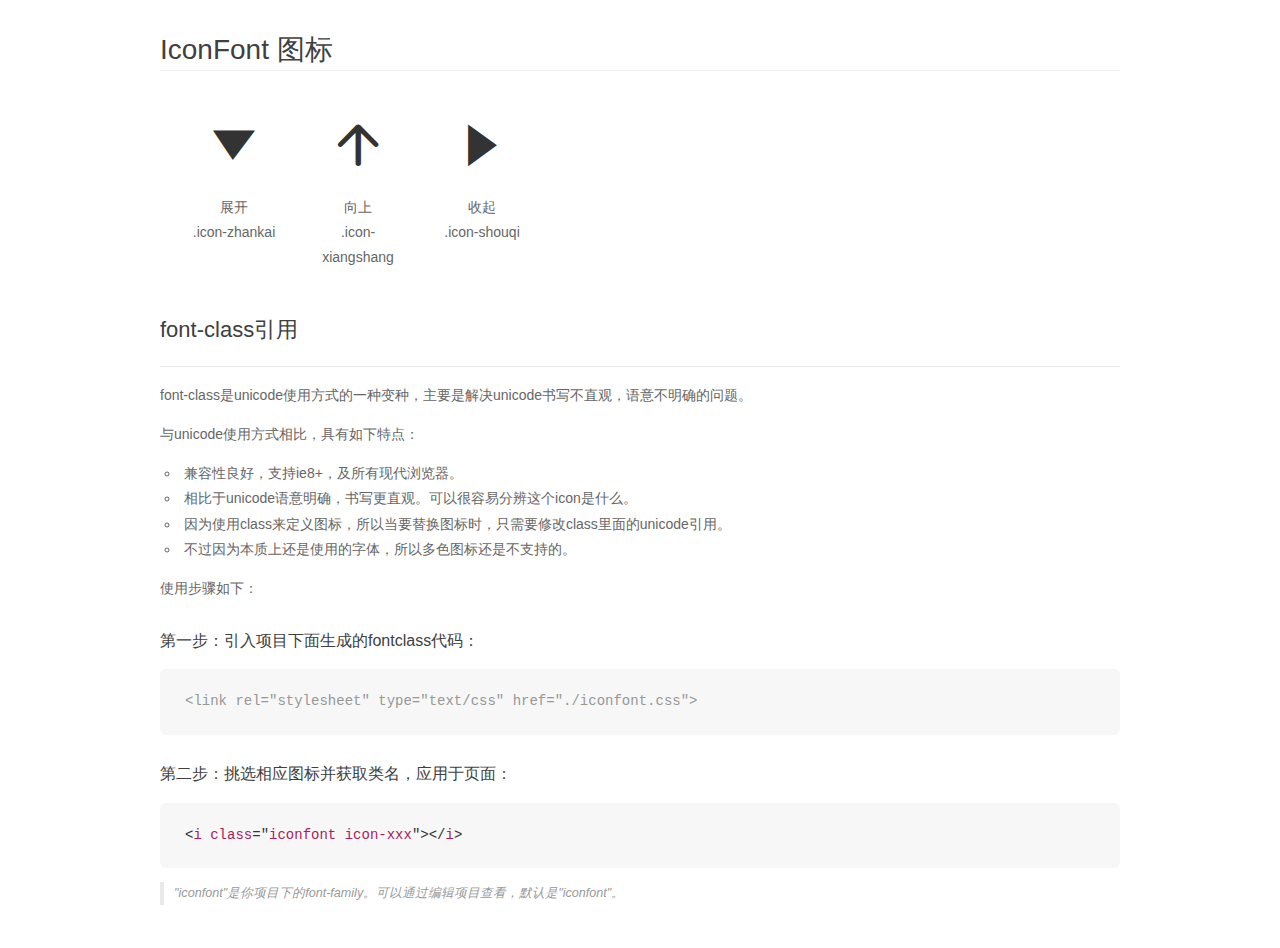
<file: font/demo_fontclass.html>
<!DOCTYPE html>
<html>
<head>
    <meta charset="utf-8"/>
    <title>IconFont</title>
    <link rel="stylesheet" href="demo.css">
    <link rel="stylesheet" href="iconfont.css">
</head>
<body>
    <div class="main markdown">
        <h1>IconFont 图标</h1>
        <ul class="icon_lists clear">
            
                <li>
                <i class="icon iconfont icon-zhankai"></i>
                    <div class="name">展开</div>
                    <div class="fontclass">.icon-zhankai</div>
                </li>
            
                <li>
                <i class="icon iconfont icon-xiangshang"></i>
                    <div class="name">向上</div>
                    <div class="fontclass">.icon-xiangshang</div>
                </li>
            
                <li>
                <i class="icon iconfont icon-shouqi"></i>
                    <div class="name">收起</div>
                    <div class="fontclass">.icon-shouqi</div>
                </li>
            
        </ul>

        <h2 id="font-class-">font-class引用</h2>
        <hr>

        <p>font-class是unicode使用方式的一种变种，主要是解决unicode书写不直观，语意不明确的问题。</p>
        <p>与unicode使用方式相比，具有如下特点：</p>
        <ul>
        <li>兼容性良好，支持ie8+，及所有现代浏览器。</li>
        <li>相比于unicode语意明确，书写更直观。可以很容易分辨这个icon是什么。</li>
        <li>因为使用class来定义图标，所以当要替换图标时，只需要修改class里面的unicode引用。</li>
        <li>不过因为本质上还是使用的字体，所以多色图标还是不支持的。</li>
        </ul>
        <p>使用步骤如下：</p>
        <h3 id="-fontclass-">第一步：引入项目下面生成的fontclass代码：</h3>


        <pre><code class="lang-js hljs javascript"><span class="hljs-comment">&lt;link rel="stylesheet" type="text/css" href="./iconfont.css"&gt;</span></code></pre>
        <h3 id="-">第二步：挑选相应图标并获取类名，应用于页面：</h3>
        <pre><code class="lang-css hljs">&lt;<span class="hljs-selector-tag">i</span> <span class="hljs-selector-tag">class</span>="<span class="hljs-selector-tag">iconfont</span> <span class="hljs-selector-tag">icon-xxx</span>"&gt;&lt;/<span class="hljs-selector-tag">i</span>&gt;</code></pre>
        <blockquote>
        <p>"iconfont"是你项目下的font-family。可以通过编辑项目查看，默认是"iconfont"。</p>
        </blockquote>
    </div>
</body>
</html>
</file>
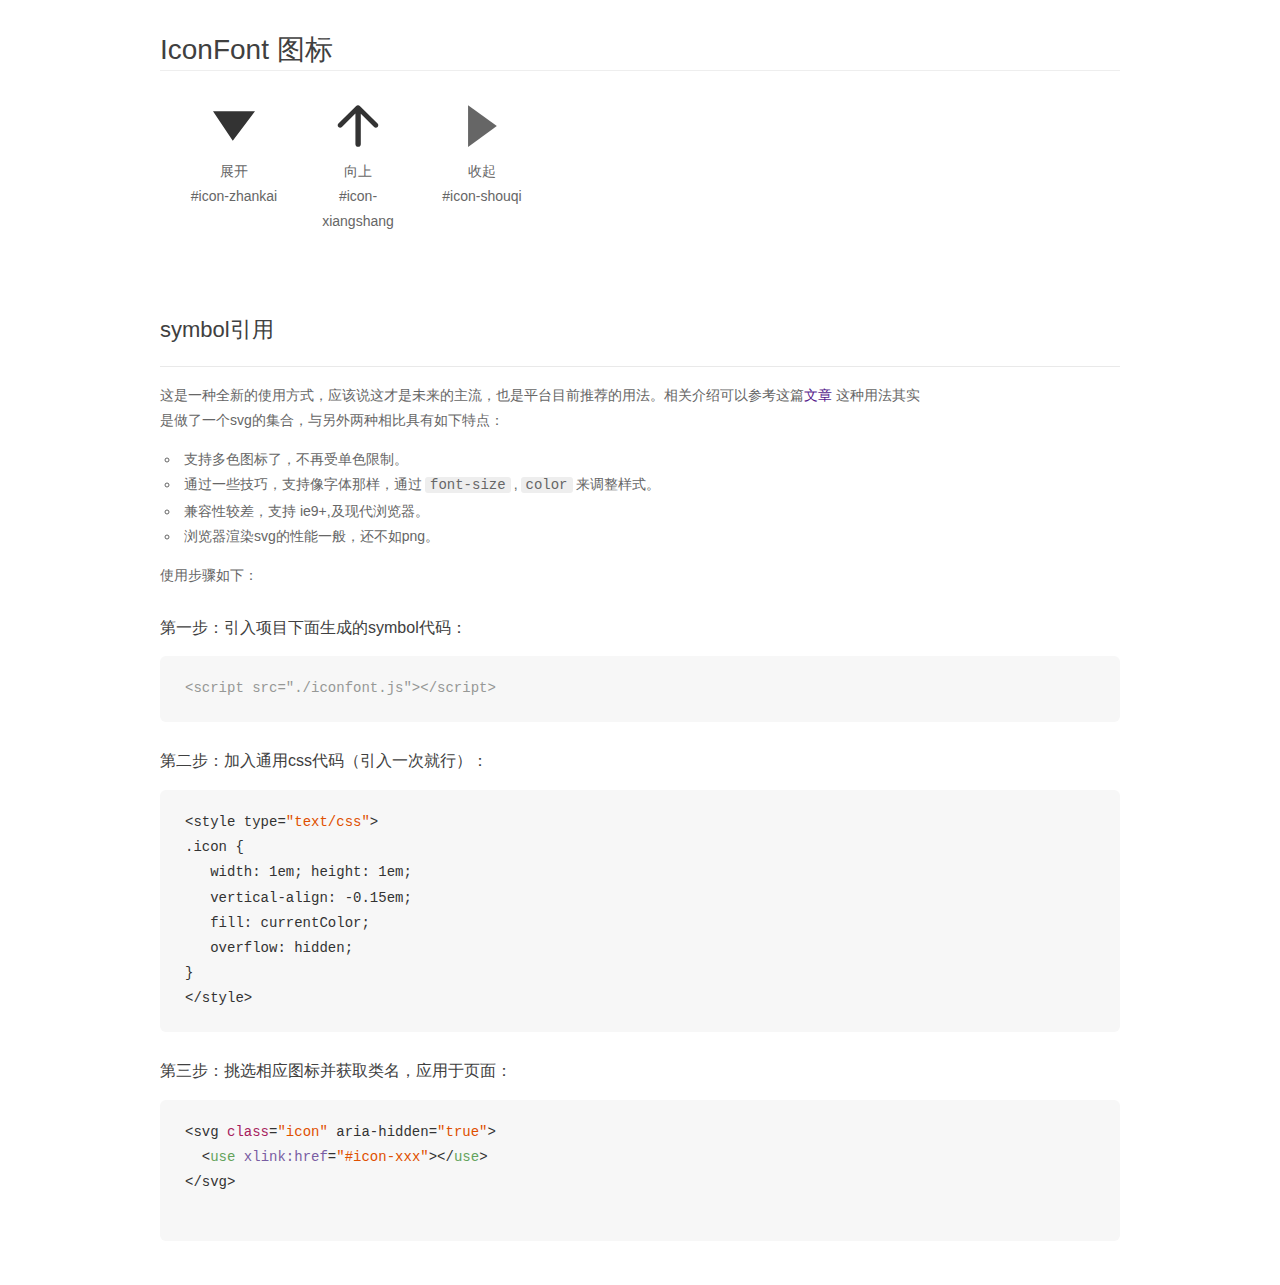
<file: font/demo_symbol.html>
<!DOCTYPE html>
<html>
<head>
    <meta charset="utf-8"/>
    <title>IconFont</title>
    <link rel="stylesheet" href="demo.css">
    <script src="iconfont.js"></script>

    <style type="text/css">
        .icon {
          /* 通过设置 font-size 来改变图标大小 */
          width: 1em; height: 1em;
          /* 图标和文字相邻时，垂直对齐 */
          vertical-align: -0.15em;
          /* 通过设置 color 来改变 SVG 的颜色/fill */
          fill: currentColor;
          /* path 和 stroke 溢出 viewBox 部分在 IE 下会显示
             normalize.css 中也包含这行 */
          overflow: hidden;
        }

    </style>
</head>
<body>
    <div class="main markdown">
        <h1>IconFont 图标</h1>
        <ul class="icon_lists clear">
            
                <li>
                    <svg class="icon" aria-hidden="true">
                        <use xlink:href="#icon-zhankai"></use>
                    </svg>
                    <div class="name">展开</div>
                    <div class="fontclass">#icon-zhankai</div>
                </li>
            
                <li>
                    <svg class="icon" aria-hidden="true">
                        <use xlink:href="#icon-xiangshang"></use>
                    </svg>
                    <div class="name">向上</div>
                    <div class="fontclass">#icon-xiangshang</div>
                </li>
            
                <li>
                    <svg class="icon" aria-hidden="true">
                        <use xlink:href="#icon-shouqi"></use>
                    </svg>
                    <div class="name">收起</div>
                    <div class="fontclass">#icon-shouqi</div>
                </li>
            
        </ul>


        <h2 id="symbol-">symbol引用</h2>
        <hr>

        <p>这是一种全新的使用方式，应该说这才是未来的主流，也是平台目前推荐的用法。相关介绍可以参考这篇<a href="">文章</a>
        这种用法其实是做了一个svg的集合，与另外两种相比具有如下特点：</p>
        <ul>
          <li>支持多色图标了，不再受单色限制。</li>
          <li>通过一些技巧，支持像字体那样，通过<code>font-size</code>,<code>color</code>来调整样式。</li>
          <li>兼容性较差，支持 ie9+,及现代浏览器。</li>
          <li>浏览器渲染svg的性能一般，还不如png。</li>
        </ul>
        <p>使用步骤如下：</p>
        <h3 id="-symbol-">第一步：引入项目下面生成的symbol代码：</h3>
        <pre><code class="lang-js hljs javascript"><span class="hljs-comment">&lt;script src="./iconfont.js"&gt;&lt;/script&gt;</span></code></pre>
        <h3 id="-css-">第二步：加入通用css代码（引入一次就行）：</h3>
        <pre><code class="lang-js hljs javascript">&lt;style type=<span class="hljs-string">"text/css"</span>&gt;
.icon {
   width: <span class="hljs-number">1</span>em; height: <span class="hljs-number">1</span>em;
   vertical-align: <span class="hljs-number">-0.15</span>em;
   fill: currentColor;
   overflow: hidden;
}
&lt;<span class="hljs-regexp">/style&gt;</span></code></pre>
        <h3 id="-">第三步：挑选相应图标并获取类名，应用于页面：</h3>
        <pre><code class="lang-js hljs javascript">&lt;svg <span class="hljs-class"><span class="hljs-keyword">class</span></span>=<span class="hljs-string">"icon"</span> aria-hidden=<span class="hljs-string">"true"</span>&gt;<span class="xml"><span class="hljs-tag">
  &lt;<span class="hljs-name">use</span> <span class="hljs-attr">xlink:href</span>=<span class="hljs-string">"#icon-xxx"</span>&gt;</span><span class="hljs-tag">&lt;/<span class="hljs-name">use</span>&gt;</span>
</span>&lt;<span class="hljs-regexp">/svg&gt;
        </span></code></pre>
    </div>
</body>
</html>
</file>
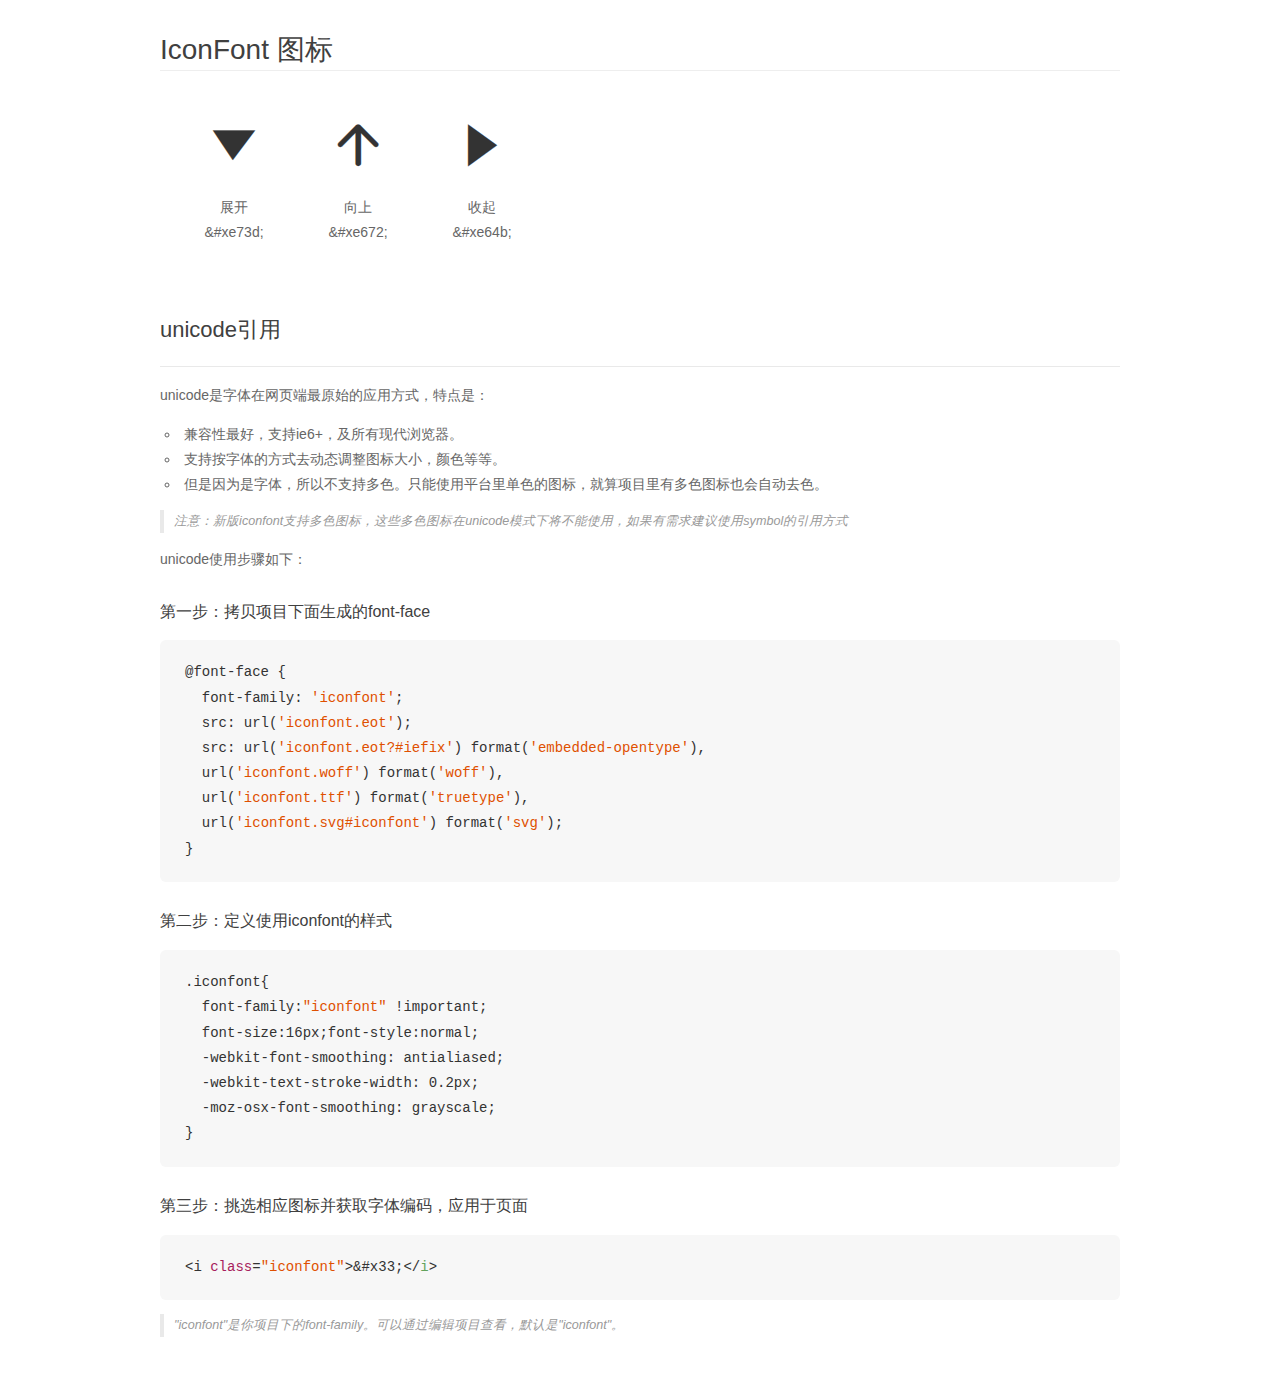
<file: font/demo_unicode.html>
<!DOCTYPE html>
<html>
<head>
    <meta charset="utf-8"/>
    <title>IconFont</title>
    <link rel="stylesheet" href="demo.css">

    <style type="text/css">

        @font-face {font-family: "iconfont";
          src: url('iconfont.eot'); /* IE9*/
          src: url('iconfont.eot#iefix') format('embedded-opentype'), /* IE6-IE8 */
          url('iconfont.woff') format('woff'), /* chrome, firefox */
          url('iconfont.ttf') format('truetype'), /* chrome, firefox, opera, Safari, Android, iOS 4.2+*/
          url('iconfont.svg#iconfont') format('svg'); /* iOS 4.1- */
        }

        .iconfont {
          font-family:"iconfont" !important;
          font-size:16px;
          font-style:normal;
          -webkit-font-smoothing: antialiased;
          -webkit-text-stroke-width: 0.2px;
          -moz-osx-font-smoothing: grayscale;
        }

    </style>
</head>
<body>
    <div class="main markdown">
        <h1>IconFont 图标</h1>
        <ul class="icon_lists clear">
            
                <li>
                <i class="icon iconfont">&#xe73d;</i>
                    <div class="name">展开</div>
                    <div class="code">&amp;#xe73d;</div>
                </li>
            
                <li>
                <i class="icon iconfont">&#xe672;</i>
                    <div class="name">向上</div>
                    <div class="code">&amp;#xe672;</div>
                </li>
            
                <li>
                <i class="icon iconfont">&#xe64b;</i>
                    <div class="name">收起</div>
                    <div class="code">&amp;#xe64b;</div>
                </li>
            
        </ul>
        <h2 id="unicode-">unicode引用</h2>
        <hr>

        <p>unicode是字体在网页端最原始的应用方式，特点是：</p>
        <ul>
        <li>兼容性最好，支持ie6+，及所有现代浏览器。</li>
        <li>支持按字体的方式去动态调整图标大小，颜色等等。</li>
        <li>但是因为是字体，所以不支持多色。只能使用平台里单色的图标，就算项目里有多色图标也会自动去色。</li>
        </ul>
        <blockquote>
        <p>注意：新版iconfont支持多色图标，这些多色图标在unicode模式下将不能使用，如果有需求建议使用symbol的引用方式</p>
        </blockquote>
        <p>unicode使用步骤如下：</p>
        <h3 id="-font-face">第一步：拷贝项目下面生成的font-face</h3>
        <pre><code class="lang-js hljs javascript">@font-face {
  font-family: <span class="hljs-string">'iconfont'</span>;
  src: url(<span class="hljs-string">'iconfont.eot'</span>);
  src: url(<span class="hljs-string">'iconfont.eot?#iefix'</span>) format(<span class="hljs-string">'embedded-opentype'</span>),
  url(<span class="hljs-string">'iconfont.woff'</span>) format(<span class="hljs-string">'woff'</span>),
  url(<span class="hljs-string">'iconfont.ttf'</span>) format(<span class="hljs-string">'truetype'</span>),
  url(<span class="hljs-string">'iconfont.svg#iconfont'</span>) format(<span class="hljs-string">'svg'</span>);
}
</code></pre>
        <h3 id="-iconfont-">第二步：定义使用iconfont的样式</h3>
        <pre><code class="lang-js hljs javascript">.iconfont{
  font-family:<span class="hljs-string">"iconfont"</span> !important;
  font-size:<span class="hljs-number">16</span>px;font-style:normal;
  -webkit-font-smoothing: antialiased;
  -webkit-text-stroke-width: <span class="hljs-number">0.2</span>px;
  -moz-osx-font-smoothing: grayscale;
}
</code></pre>
        <h3 id="-">第三步：挑选相应图标并获取字体编码，应用于页面</h3>
        <pre><code class="lang-js hljs javascript">&lt;i <span class="hljs-class"><span class="hljs-keyword">class</span></span>=<span class="hljs-string">"iconfont"</span>&gt;&amp;#x33;<span class="xml"><span class="hljs-tag">&lt;/<span class="hljs-name">i</span>&gt;</span></span></code></pre>

        <blockquote>
        <p>"iconfont"是你项目下的font-family。可以通过编辑项目查看，默认是"iconfont"。</p>
        </blockquote>
    </div>


</body>
</html>
</file>
<file: css/jc.component.WafSimpleMenu.css>
@font-face {font-family: "iconfont";
  src: url('../font/iconfont.eot?t=1503369590371'); /* IE9*/
  src: url('../font/iconfont.eot?t=1503369590371#iefix') format('embedded-opentype'), /* IE6-IE8 */
  url('../font/iconfont.woff?t=1503369590371') format('woff'), /* chrome, firefox */
  url('../font/iconfont.ttf?t=1503369590371') format('truetype'), /* chrome, firefox, opera, Safari, Android, iOS 4.2+*/
  url('../font/iconfont.svg?t=1503369590371#iconfont') format('svg'); /* iOS 4.1- */
}

.iconfont {
  font-family:"iconfont" !important;
  font-size:12px;
  font-style:normal;
  -webkit-font-smoothing: antialiased;
  -moz-osx-font-smoothing: grayscale;
  padding-right:5px;
}

.icon-zhankai:before { content: "\e73d"; }

.icon-xiangshang:before { content: "\e672"; }

.icon-shouqi:before { content: "\e64b"; }

body{position: relative;left:0px;}
.menu-group{cursor:pointer;}
.menu-group li{margin-top:1px}
.menu-group li a{display: block;}
.menu-item{margin:0; padding:0;padding-left:5px;}
.waf-simple-menu{user-select: none;position:fixed;left:-300px;z-index:998;background-color: rgba(243,243,243,1);padding-left:20px;height:100%;top:0;border-right:1px solid #aaa;width:300px;overflow-y:scroll;overflow-x:visible;box-sizing: border-box;}
.waf-scrollbar-cover{position: fixed;width:16px;height:100%;top:0;left:-20px;background-color:rgba(243,243,243,1);z-index:1000;}
.waf-menu-toggler{user-select: none;padding:1em 0 .5em 0;top:70%;transform: translateY(-50%);box-sizing: border-box; z-index:999;position: fixed;width:20px;left:0px;border:1px solid #aaa;background-color:rgba(243,243,243,.6);border-left:1px solid rgb(243, 243, 243);text-align: center;font-size: 10pt;font-weight: bold;cursor: pointer;}
.waf-menu-toggler:hover{background-color: rgba(243,243,243,1);}
ul{padding-top:0;padding-bottom:0;margin:0;}
.waf-simple-menu input{vertical-align: middle;margin:0 3px 0 0;padding:0;}
.open-all-group{margin:10px 0;}
.skyblue{background-color:rgb(165, 203, 247);}
.ddd{background-color: #ddd;}
.c190218250{background-color: rgb(190, 218, 250);}
.waf-menu-Totop{display:none;cursor: pointer;position: fixed;bottom:20px;left:-60px;background-color: #ccc;width:30px;height:30px;border-radius:50%;text-align: center;line-height: 30px;}
.waf-menu-Totop:hover{background-color:#aaa;}
.waf-menu-Totop .iconfont{padding:0;color:#fff;}
</file>
<file: font/iconfont.css>
@font-face {font-family: "iconfont";
  src: url('iconfont.eot?t=1503473094614'); /* IE9*/
  src: url('iconfont.eot?t=1503473094614#iefix') format('embedded-opentype'), /* IE6-IE8 */
  url('iconfont.woff?t=1503473094614') format('woff'), /* chrome, firefox */
  url('iconfont.ttf?t=1503473094614') format('truetype'), /* chrome, firefox, opera, Safari, Android, iOS 4.2+*/
  url('iconfont.svg?t=1503473094614#iconfont') format('svg'); /* iOS 4.1- */
}

.iconfont {
  font-family:"iconfont" !important;
  font-size:16px;
  font-style:normal;
  -webkit-font-smoothing: antialiased;
  -moz-osx-font-smoothing: grayscale;
}

.icon-zhankai:before { content: "\e73d"; }

.icon-xiangshang:before { content: "\e672"; }

.icon-shouqi:before { content: "\e64b"; }
</file>
<file: font/demo.css>
*{margin: 0;padding: 0;list-style: none;}
/*
KISSY CSS Reset
理念：1. reset 的目的不是清除浏览器的默认样式，这仅是部分工作。清除和重置是紧密不可分的。
2. reset 的目的不是让默认样式在所有浏览器下一致，而是减少默认样式有可能带来的问题。
3. reset 期望提供一套普适通用的基础样式。但没有银弹，推荐根据具体需求，裁剪和修改后再使用。
特色：1. 适应中文；2. 基于最新主流浏览器。
维护：玉伯<lifesinger@gmail.com>, 正淳<ragecarrier@gmail.com>
 */

/** 清除内外边距 **/
body, h1, h2, h3, h4, h5, h6, hr, p, blockquote, /* structural elements 结构元素 */
dl, dt, dd, ul, ol, li, /* list elements 列表元素 */
pre, /* text formatting elements 文本格式元素 */
form, fieldset, legend, button, input, textarea, /* form elements 表单元素 */
th, td /* table elements 表格元素 */ {
  margin: 0;
  padding: 0;
}

/** 设置默认字体 **/
body,
button, input, select, textarea /* for ie */ {
  font: 12px/1.5 tahoma, arial, \5b8b\4f53, sans-serif;
}
h1, h2, h3, h4, h5, h6 { font-size: 100%; }
address, cite, dfn, em, var { font-style: normal; } /* 将斜体扶正 */
code, kbd, pre, samp { font-family: courier new, courier, monospace; } /* 统一等宽字体 */
small { font-size: 12px; } /* 小于 12px 的中文很难阅读，让 small 正常化 */

/** 重置列表元素 **/
ul, ol { list-style: none; }

/** 重置文本格式元素 **/
a { text-decoration: none; }
a:hover { text-decoration: underline; }


/** 重置表单元素 **/
legend { color: #000; } /* for ie6 */
fieldset, img { border: 0; } /* img 搭车：让链接里的 img 无边框 */
button, input, select, textarea { font-size: 100%; } /* 使得表单元素在 ie 下能继承字体大小 */
/* 注：optgroup 无法扶正 */

/** 重置表格元素 **/
table { border-collapse: collapse; border-spacing: 0; }

/* 清除浮动 */
.ks-clear:after, .clear:after {
  content: '\20';
  display: block;
  height: 0;
  clear: both;
}
.ks-clear, .clear {
  *zoom: 1;
}

.main {
  padding: 30px 100px;
width: 960px;
margin: 0 auto;
}
.main h1{font-size:36px; color:#333; text-align:left;margin-bottom:30px; border-bottom: 1px solid #eee;}

.helps{margin-top:40px;}
.helps pre{
  padding:20px;
  margin:10px 0;
  border:solid 1px #e7e1cd;
  background-color: #fffdef;
  overflow: auto;
}

.icon_lists{
  width: 100% !important;

}

.icon_lists li{
  float:left;
  width: 100px;
  height:180px;
  text-align: center;
  list-style: none !important;
}
.icon_lists .icon{
  font-size: 42px;
  line-height: 100px;
  margin: 10px 0;
  color:#333;
  -webkit-transition: font-size 0.25s ease-out 0s;
  -moz-transition: font-size 0.25s ease-out 0s;
  transition: font-size 0.25s ease-out 0s;

}
.icon_lists .icon:hover{
  font-size: 100px;
}



.markdown {
  color: #666;
  font-size: 14px;
  line-height: 1.8;
}

.highlight {
  line-height: 1.5;
}

.markdown img {
  vertical-align: middle;
  max-width: 100%;
}

.markdown h1 {
  color: #404040;
  font-weight: 500;
  line-height: 40px;
  margin-bottom: 24px;
}

.markdown h2,
.markdown h3,
.markdown h4,
.markdown h5,
.markdown h6 {
  color: #404040;
  margin: 1.6em 0 0.6em 0;
  font-weight: 500;
  clear: both;
}

.markdown h1 {
  font-size: 28px;
}

.markdown h2 {
  font-size: 22px;
}

.markdown h3 {
  font-size: 16px;
}

.markdown h4 {
  font-size: 14px;
}

.markdown h5 {
  font-size: 12px;
}

.markdown h6 {
  font-size: 12px;
}

.markdown hr {
  height: 1px;
  border: 0;
  background: #e9e9e9;
  margin: 16px 0;
  clear: both;
}

.markdown p,
.markdown pre {
  margin: 1em 0;
}

.markdown > p,
.markdown > blockquote,
.markdown > .highlight,
.markdown > ol,
.markdown > ul {
  width: 80%;
}

.markdown ul > li {
  list-style: circle;
}

.markdown > ul li,
.markdown blockquote ul > li {
  margin-left: 20px;
  padding-left: 4px;
}

.markdown > ul li p,
.markdown > ol li p {
  margin: 0.6em 0;
}

.markdown ol > li {
  list-style: decimal;
}

.markdown > ol li,
.markdown blockquote ol > li {
  margin-left: 20px;
  padding-left: 4px;
}

.markdown code {
  margin: 0 3px;
  padding: 0 5px;
  background: #eee;
  border-radius: 3px;
}

.markdown pre {
  border-radius: 6px;
  background: #f7f7f7;
  padding: 20px;
}

.markdown pre code {
  border: none;
  background: #f7f7f7;
  margin: 0;
}

.markdown strong,
.markdown b {
  font-weight: 600;
}

.markdown > table {
  border-collapse: collapse;
  border-spacing: 0px;
  empty-cells: show;
  border: 1px solid #e9e9e9;
  width: 95%;
  margin-bottom: 24px;
}

.markdown > table th {
  white-space: nowrap;
  color: #333;
  font-weight: 600;

}

.markdown > table th,
.markdown > table td {
  border: 1px solid #e9e9e9;
  padding: 8px 16px;
  text-align: left;
}

.markdown > table th {
  background: #F7F7F7;
}

.markdown blockquote {
  font-size: 90%;
  color: #999;
  border-left: 4px solid #e9e9e9;
  padding-left: 0.8em;
  margin: 1em 0;
  font-style: italic;
}

.markdown blockquote p {
  margin: 0;
}

.markdown .anchor {
  opacity: 0;
  transition: opacity 0.3s ease;
  margin-left: 8px;
}

.markdown .waiting {
  color: #ccc;
}

.markdown h1:hover .anchor,
.markdown h2:hover .anchor,
.markdown h3:hover .anchor,
.markdown h4:hover .anchor,
.markdown h5:hover .anchor,
.markdown h6:hover .anchor {
  opacity: 1;
  display: inline-block;
}

.markdown > br,
.markdown > p > br {
  clear: both;
}


.hljs {
  display: block;
  background: white;
  padding: 0.5em;
  color: #333333;
  overflow-x: auto;
}

.hljs-comment,
.hljs-meta {
  color: #969896;
}

.hljs-string,
.hljs-variable,
.hljs-template-variable,
.hljs-strong,
.hljs-emphasis,
.hljs-quote {
  color: #df5000;
}

.hljs-keyword,
.hljs-selector-tag,
.hljs-type {
  color: #a71d5d;
}

.hljs-literal,
.hljs-symbol,
.hljs-bullet,
.hljs-attribute {
  color: #0086b3;
}

.hljs-section,
.hljs-name {
  color: #63a35c;
}

.hljs-tag {
  color: #333333;
}

.hljs-title,
.hljs-attr,
.hljs-selector-id,
.hljs-selector-class,
.hljs-selector-attr,
.hljs-selector-pseudo {
  color: #795da3;
}

.hljs-addition {
  color: #55a532;
  background-color: #eaffea;
}

.hljs-deletion {
  color: #bd2c00;
  background-color: #ffecec;
}

.hljs-link {
  text-decoration: underline;
}

pre{
  background: #fff;
}
</file>
